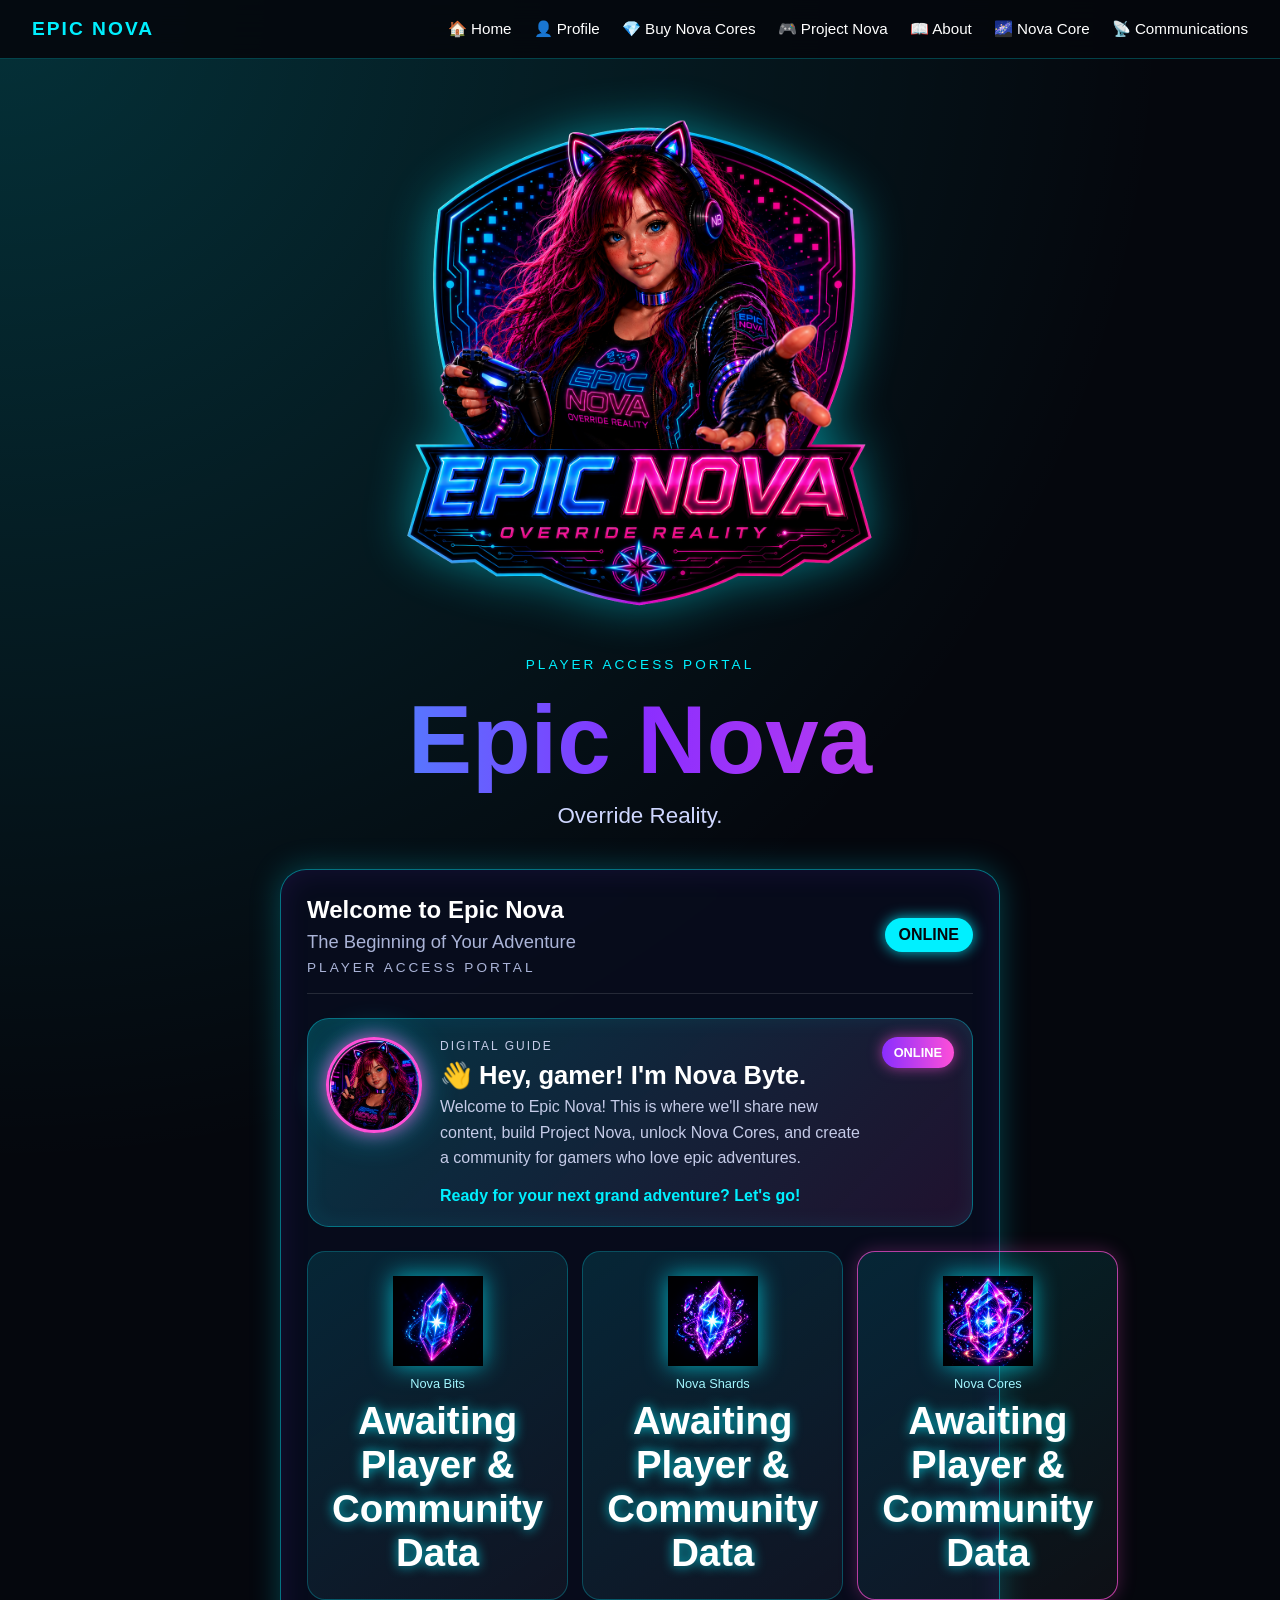
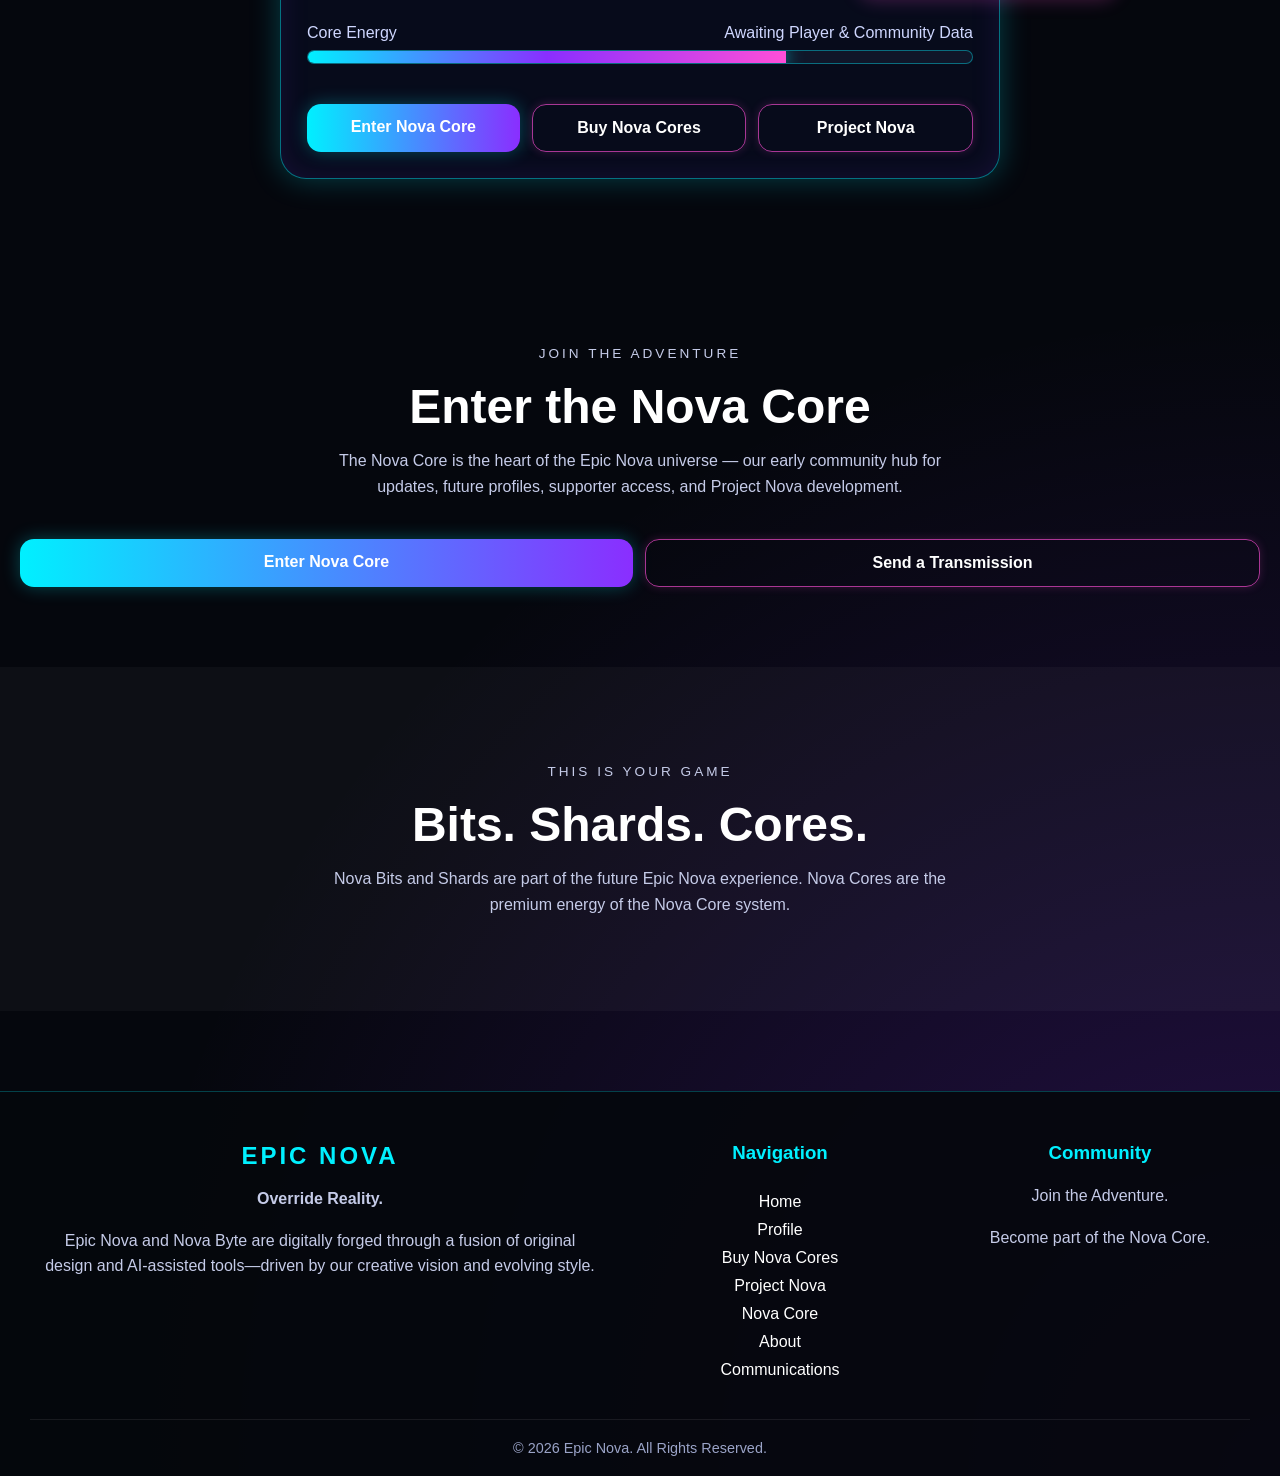
<file: index.html>
<!DOCTYPE html>
<html lang="en">
<head>
  <meta charset="UTF-8" />
  <meta name="viewport" content="width=device-width, initial-scale=1.0" />

  <title>Epic Nova | Override Reality</title>

  <link rel="stylesheet" href="CSS/style.css" />
</head>

<body>

  <div id="navbar"></div>

  <header class="hero">
    <img 
      src="images/New_Epic_Nova_Logo.png" 
      alt="Epic Nova Logo" 
      class="logo" 
    />

    <p class="eyebrow">Player Access Portal</p>
    <h1>Epic Nova</h1>
    <p class="tagline">Override Reality.</p>

    <section class="hud-card" id="nova-core">
      <div class="hud-top">
        <div>
          <h2>Welcome to Epic Nova</h2>

          <p class="subtitle">
              The Beginning of Your Adventure
          </p>

          <p class="eyebrow">
              Player Access Portal
          </p>
        </div>

          <span class="status">ONLINE</span>
      </div>

      <div class="player-card nova-guide-card">
        <div class="avatar-frame">
          <img 
            src="images/Nova-Profile-Pic.png"
            alt="Nova Byte"
            class="avatar-image"
          />
        </div>

        <div class="player-info">
          <p class="player-label">DIGITAL GUIDE</p>

          <h3>👋 Hey, gamer! I'm Nova Byte.</h3>

          <p>
            Welcome to Epic Nova! This is where we'll share new content,
            build Project Nova, unlock Nova Cores, and create a community
            for gamers who love epic adventures.
          </p>

          <p class="nova-ready">
            Ready for your next grand adventure? Let's go!
          </p>
        </div>

        <div class="player-badge">ONLINE</div>
      </div>

      <div class="stash-grid">
        <div class="stash-box">
          <img 
            src="images/Nova-Bit.png" 
            alt="Nova Bit" 
            class="currency-icon" 
          />
          <span>Nova Bits</span>
          <strong>Awaiting Player & Community Data</strong>
          <!--<strong id="nova-bit-count">Loading...</strong>-->
        </div>

        <div class="stash-box">
          <img 
            src="images/Nova-Shard.png" 
            alt="Nova Shard" 
            class="currency-icon" 
          />
          <span>Nova Shards</span>
          <strong>Awaiting Player & Community Data</strong>
          <!--
          <strong id="nova-shard-count">Loading...</strong>-->
        </div>

        <div class="stash-box premium">
          <img 
            src="images/Nova-Core.png" 
            alt="Nova Core" 
            class="currency-icon" 
          />
          <span>Nova Cores</span>
          <strong>Awaiting Player & Community Data</strong>
          <!--
          <strong id="nova-core-count">Loading...</strong>-->
        </div>
      </div>

      <div class="energy-bar">
        <div class="energy-label">
          <span>Core Energy</span>
          <span>Awaiting Player & Community Data</span>
        </div>

        <div class="bar">
          <div class="fill"></div>
        </div>
      </div>

      <div class="hud-buttons">
        <a href="nova-core.html" class="btn">Enter Nova Core</a>
        <a href="buy-cores.html" class="btn ghost">Buy Nova Cores</a>
        <a href="project-nova.html" class="btn ghost">Project Nova</a>
      </div>
    </section>
  </header>

  <main>

    <section class="section" id="nova-core-hub">
  <p class="eyebrow">Join the Adventure</p>

  <h2>Enter the Nova Core</h2>

  <p>
    The Nova Core is the heart of the Epic Nova universe — our early community hub
    for updates, future profiles, supporter access, and Project Nova development.
  </p>

  <div class="hud-buttons">
    <a href="nova-core.html" class="btn">Enter Nova Core</a>
    <a href="communications.html" class="btn ghost">Send a Transmission</a>
  </div>
</section>

    <section class="section alt" id="nova-points">
      <p class="eyebrow">This Is Your Game</p>
      <h2>Bits. Shards. Cores.</h2>
      <p>
        Nova Bits and Shards are part of the future Epic Nova experience.
        Nova Cores are the premium energy of the Nova Core system.
      </p>
    </section>

  </main>

  <div id="footer"></div>

  <script src="JS/script.js"></script>

</body>
</html>
</file>
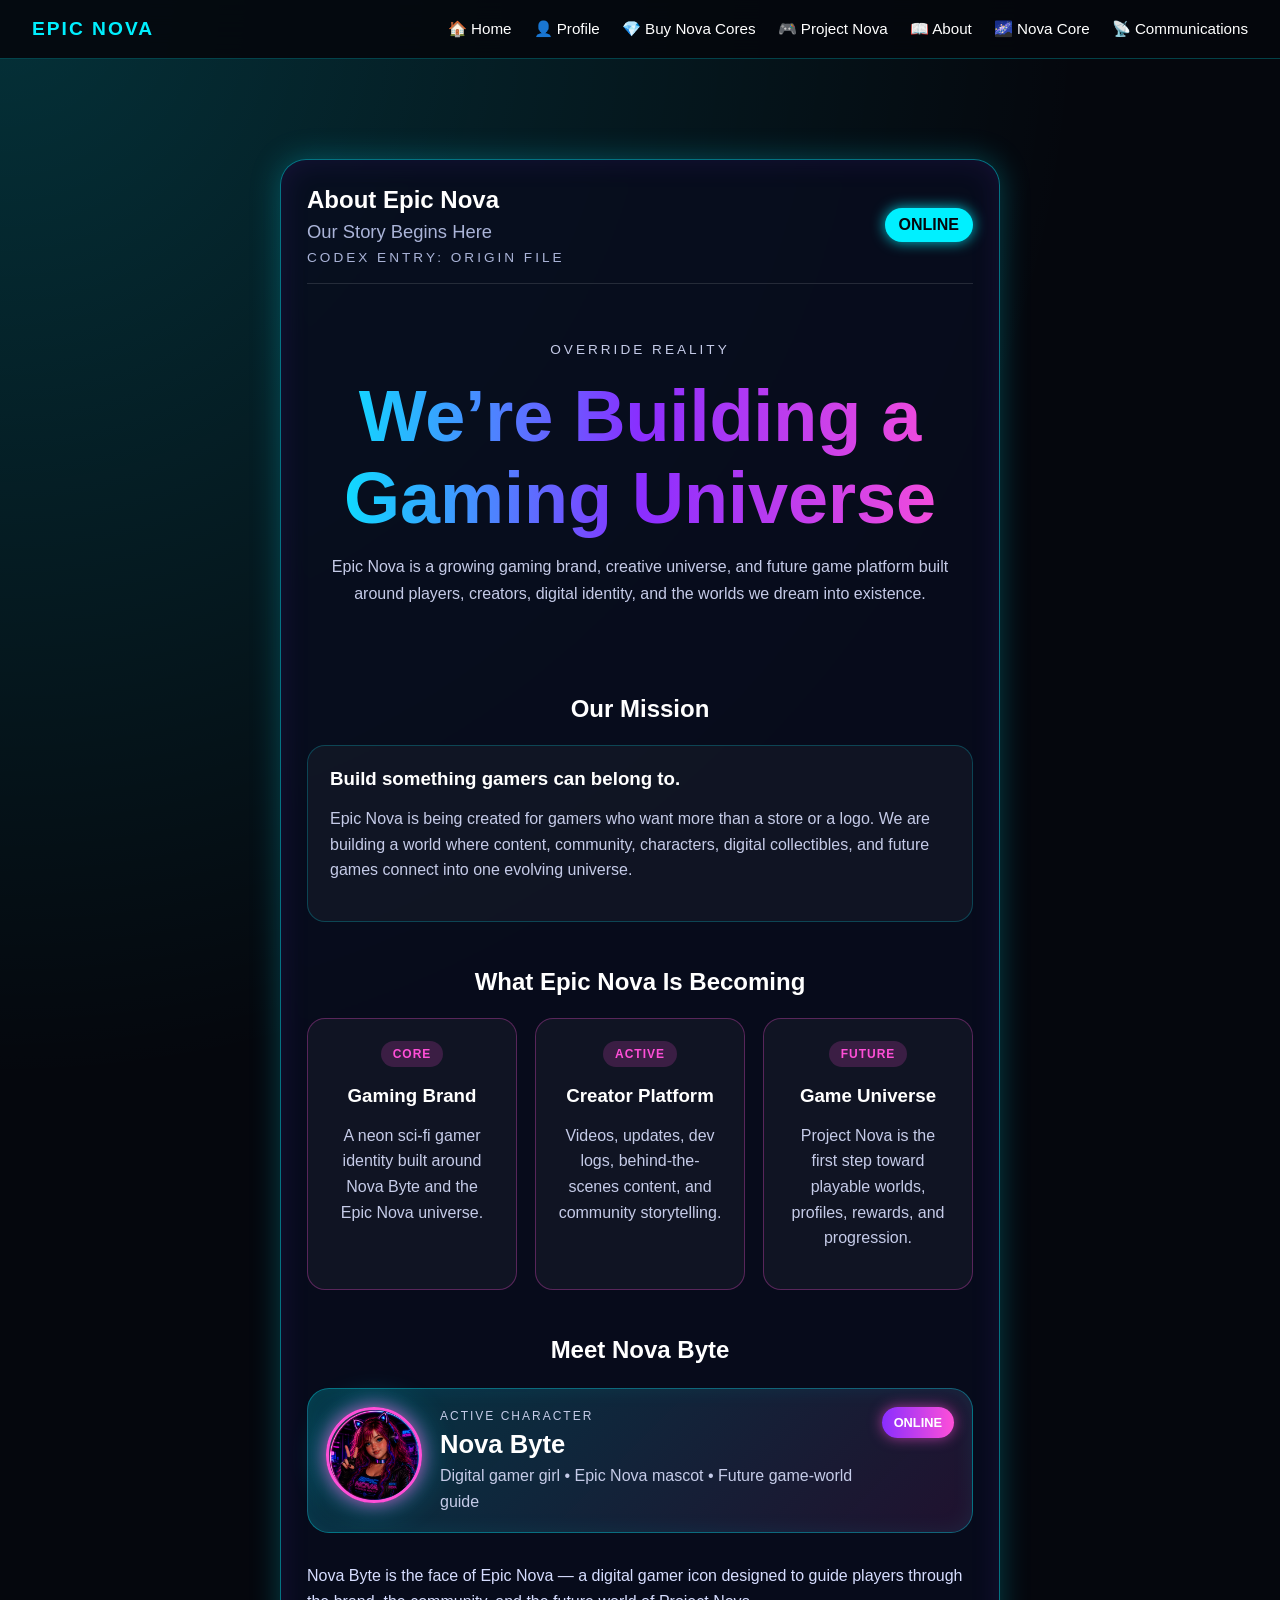
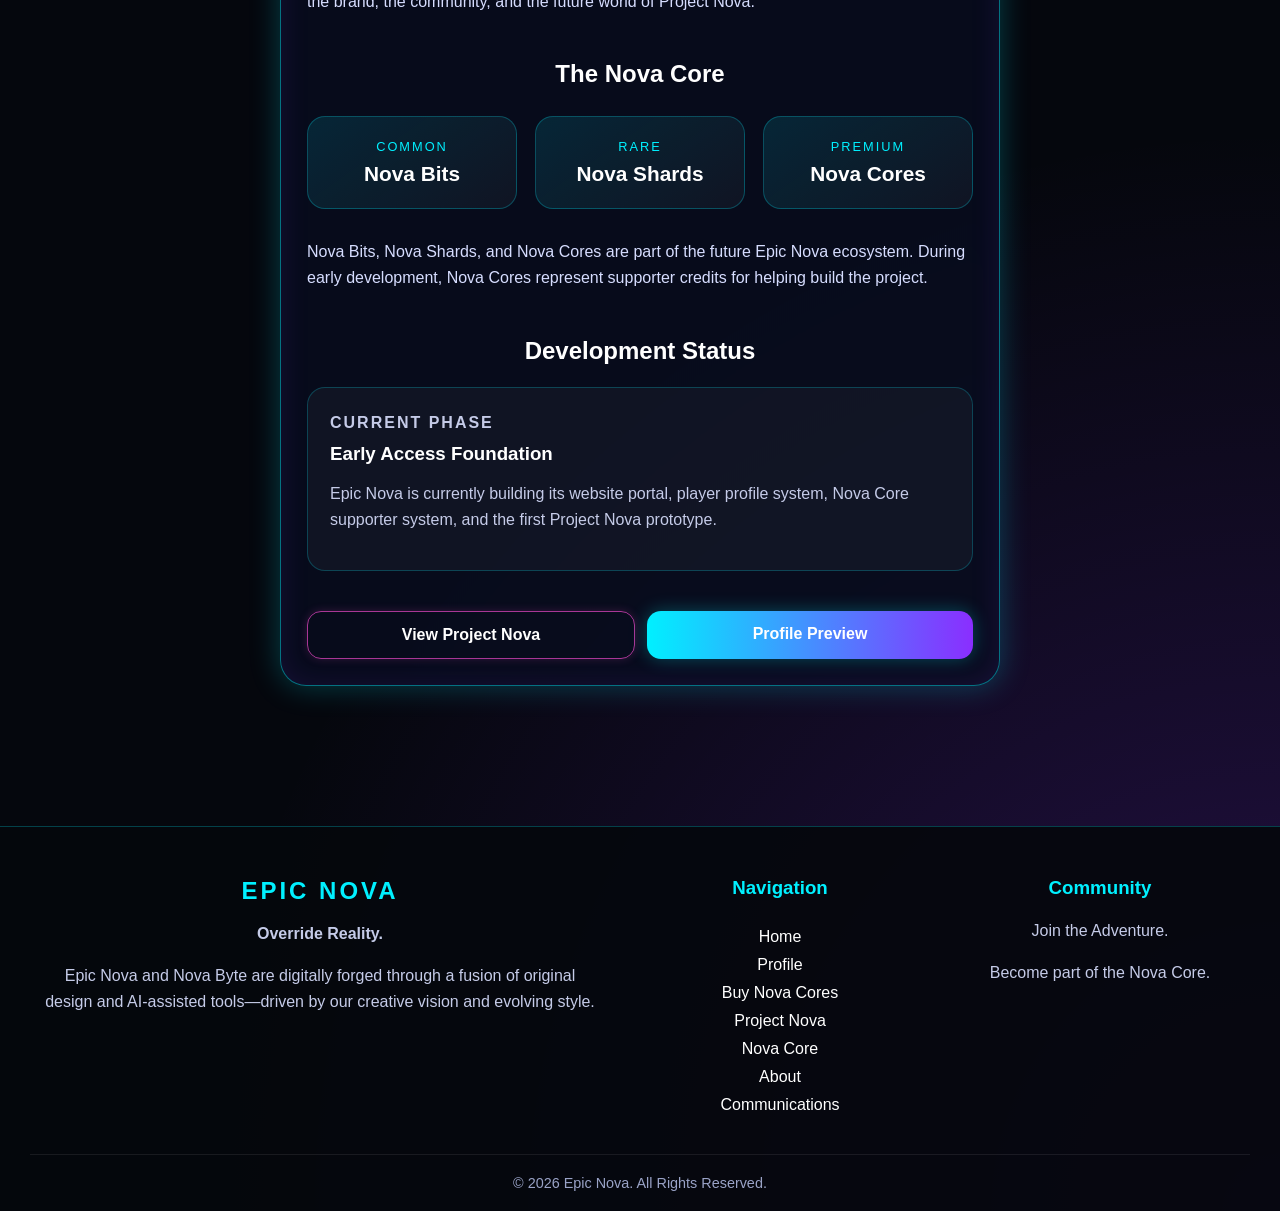
<file: about.html>
<!--html code-->

<!DOCTYPE html>
 <html lang="en">
  <head>
    <meta charset="UTF-8" />
    <meta name="viewport" content="width=device-width,initial-scale=1.0" />

   <title>About Epic Nova | Our Mission</title>

   <link rel="stylesheet" href="CSS/style.css" />
  </head>

  <body>

    <div id="navbar"></div>

  <main class="about-page">

    <section class="hud-card about-terminal">

      <div class="hud-top">
        <div>
          <h2>About Epic Nova</h2>

          <p class="subtitle">
            Our Story Begins Here
          </p>

          <p class="eyebrow">
            Codex Entry: Origin File
          </p>
        </div>

        <span class="status">ONLINE</span>
      </div>

      <div class="terminal-hero">
        <p class="eyebrow">Override Reality</p>
        <h1>We’re Building a Gaming Universe</h1>
        <p>
          Epic Nova is a growing gaming brand, creative universe, and future game platform
          built around players, creators, digital identity, and the worlds we dream into existence.
        </p>
      </div>

      <section class="dev-section">
        <h2>Our Mission</h2>

        <div class="log-card">
          <h3>Build something gamers can belong to.</h3>
          <p>
            Epic Nova is being created for gamers who want more than a store or a logo.
            We are building a world where content, community, characters, digital collectibles,
            and future games connect into one evolving universe.
          </p>
        </div>
      </section>

      <section class="dev-section">
        <h2>What Epic Nova Is Becoming</h2>

        <div class="unlock-grid">

          <div class="unlock-card">
            <span>CORE</span>
            <h3>Gaming Brand</h3>
            <p>A neon sci-fi gamer identity built around Nova Byte and the Epic Nova universe.</p>
          </div>

          <div class="unlock-card">
            <span>ACTIVE</span>
            <h3>Creator Platform</h3>
            <p>Videos, updates, dev logs, behind-the-scenes content, and community storytelling.</p>
          </div>

          <div class="unlock-card">
            <span>FUTURE</span>
            <h3>Game Universe</h3>
            <p>Project Nova is the first step toward playable worlds, profiles, rewards, and progression.</p>
          </div>

        </div>
      </section>

      <section class="dev-section">
        <h2>Meet Nova Byte</h2>

        <div class="player-card nova-guide-card">
          <div class="avatar-frame">
            <img 
              src="images/Nova-Profile-Pic.png"
              alt="Nova Byte"
              class="avatar-image"
            />
          </div>

          <div class="player-info">
            <p class="player-label">Active Character</p>
            <h3>Nova Byte</h3>
            <p>Digital gamer girl • Epic Nova mascot • Future game-world guide</p>
          </div>

          <div class="player-badge">ONLINE</div>
        </div>

        <p class="store-note">
          Nova Byte is the face of Epic Nova — a digital gamer icon designed to guide players
          through the brand, the community, and the future world of Project Nova.
        </p>
      </section>

      <section class="dev-section">
        <h2>The Nova Core</h2>

        <div class="terminal-grid">

          <div class="terminal-panel">
            <span class="panel-label">Common</span>
            <strong>Nova Bits</strong>
          </div>

          <div class="terminal-panel">
            <span class="panel-label">Rare</span>
            <strong>Nova Shards</strong>
          </div>

          <div class="terminal-panel">
            <span class="panel-label">Premium</span>
            <strong>Nova Cores</strong>
          </div>

        </div>

        <p class="store-note">
          Nova Bits, Nova Shards, and Nova Cores are part of the future Epic Nova ecosystem.
          During early development, Nova Cores represent supporter credits for helping build the project.
        </p>
      </section>

      <section class="dev-section">
        <h2>Development Status</h2>

        <div class="log-card">
          <p class="log-date">CURRENT PHASE</p>
          <h3>Early Access Foundation</h3>
          <p>
            Epic Nova is currently building its website portal, player profile system,
            Nova Core supporter system, and the first Project Nova prototype.
          </p>
        </div>
      </section>

      <div class="hud-buttons">
        <a href="project-nova.html" class="btn ghost">View Project Nova</a>
        <a href="profile.html" class="btn">Profile Preview</a>
      </div>

    </section>

  </main>

   <div id="footer"></div>

   <script src="JS/script.js"></script>
  </body>
 </html>
</file>
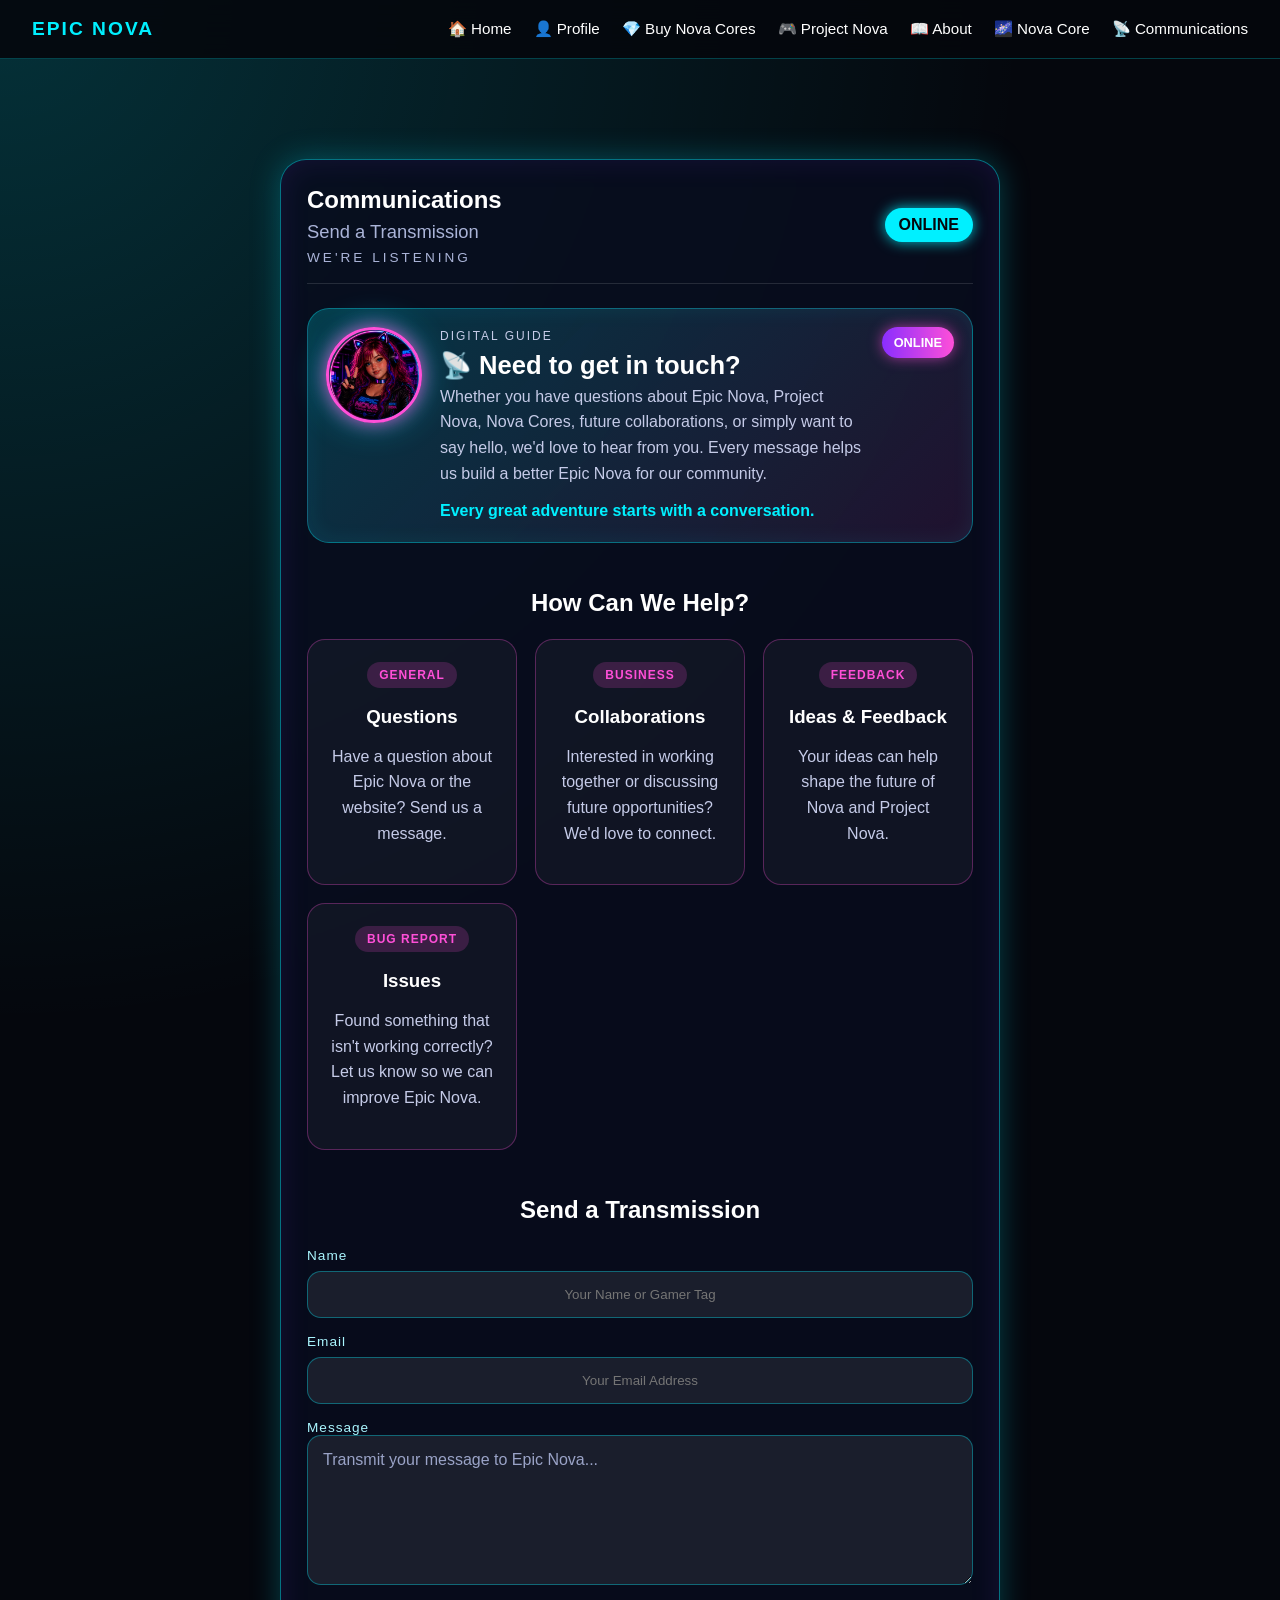
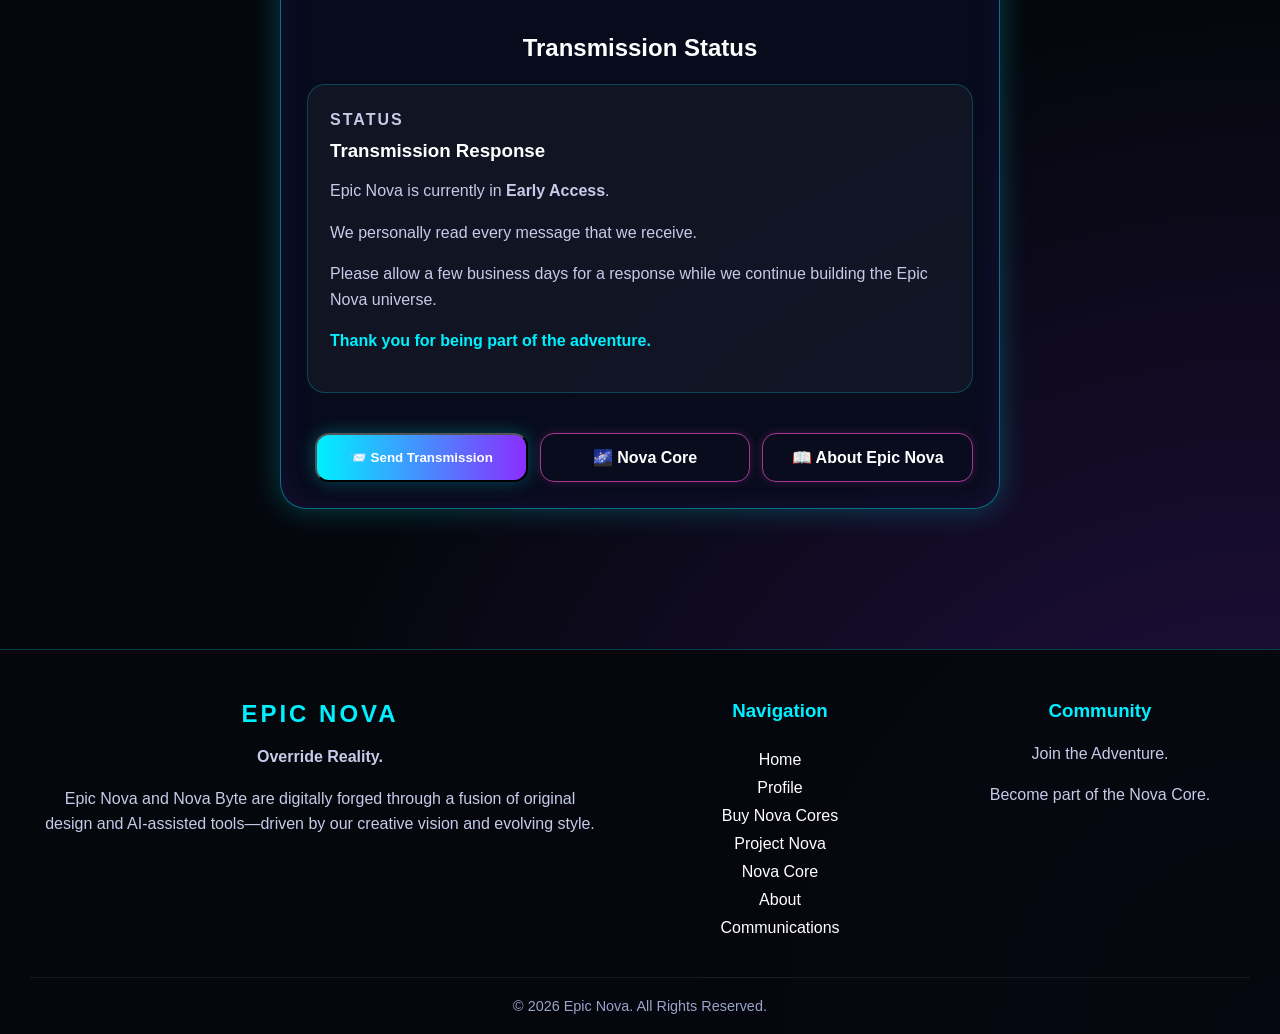
<file: communications.html>
<!--html code-->

<!DOCTYPE html>
 <html lang="en">
  <head>
    <meta charset="UTF-8" />
    <meta name="viewport" content="width=device-width,initial-scale=1.0" />

   <title>Communications | Epic Nova</title>

   <link rel="stylesheet" href="CSS/style.css" />
  </head>


  <body>

    <div id="navbar"></div>

    <main class="about-page">

  <section class="hud-card about-terminal">

    <div class="hud-top">

      <div>

        <h2>Communications</h2>

        <p class="subtitle">
          Send a Transmission
        </p>

        <p class="eyebrow">
          We're Listening
        </p>

      </div>

      <span class="status">ONLINE</span>

    </div>

    <div class="player-card nova-guide-card">

      <div class="avatar-frame">
        <img
          src="images/Nova-Profile-Pic.png"
          alt="Nova Byte"
          class="avatar-image"
        />
      </div>

      <div class="player-info">

        <p class="player-label">
          DIGITAL GUIDE
        </p>

        <h3>📡 Need to get in touch?</h3>

        <p>
          Whether you have questions about Epic Nova, Project Nova, Nova Cores,
future collaborations, or simply want to say hello, we'd love to hear
from you.

Every message helps us build a better Epic Nova for our community.
        </p>

        <p class="nova-ready">
          Every great adventure starts with a conversation.
        </p>

      </div>

      <div class="player-badge">
        ONLINE
      </div>

    </div>

    <section class="dev-section">

      <h2>How Can We Help?</h2>

      <div class="unlock-grid">

        <div class="unlock-card">
          <span>GENERAL</span>

          <h3>Questions</h3>

          <p>
            Have a question about Epic Nova or the website?
            Send us a message.
          </p>

        </div>

        <div class="unlock-card">
          <span>BUSINESS</span>

          <h3>Collaborations</h3>

          <p>
            Interested in working together or discussing future
            opportunities? We'd love to connect.
          </p>

        </div>

        <div class="unlock-card">
          <span>FEEDBACK</span>

          <h3>Ideas & Feedback</h3>

          <p>
            Your ideas can help shape the future of  Nova and
            Project Nova.
          </p>

        </div>

        <div class="unlock-card">
          <span>BUG REPORT</span>

          <h3>Issues</h3>

          <p>
            Found something that isn't working correctly? Let us know so we can improve Epic Nova.
          </p>

        </div>


      </div>

    </section>

    <section class="dev-section">

      <h2>Send a Transmission</h2>

      <form class="profile-form">

        <label>

          Name

          <input
            type="text"
            placeholder="Your Name or Gamer Tag"
          >

        </label>

        <label>

          Email

          <input
            type="email"
            placeholder="Your Email Address"
          >

        </label>

        <label>

          Message

          <textarea
            rows="6"
            placeholder="Transmit your message to Epic Nova..."
          ></textarea>

        </label>

      </form>

    </section>

    <section class="dev-section">

     <h2>Transmission Status</h2>

     <div class="log-card">

       <p class="log-date">STATUS</p>

     <h3>Transmission Response</h3>

      <p>
        Epic Nova is currently in <strong>Early Access</strong>.
    </p>

    <p>
      We personally read every message that we receive.
    </p>

    <p>
      Please allow a few business days for a response while we continue
      building the Epic Nova universe.
    </p>

    <p class="nova-ready">
      Thank you for being part of the adventure.
    </p>

  </div>

</section>

    <div class="hud-buttons">

      <button class="btn form-btn" type="submit">
    📨 Send Transmission
</button>

      <a href="nova-core.html" class="btn ghost">
        🌌 Nova Core
      </a>

      <a href="about.html" class="btn ghost">
        📖 About Epic Nova
      </a>

    </div>

  </section>

</main>

   <div id="footer"></div>

   <script src="JS/script.js"></script>
  </body>
 </html>
</file>
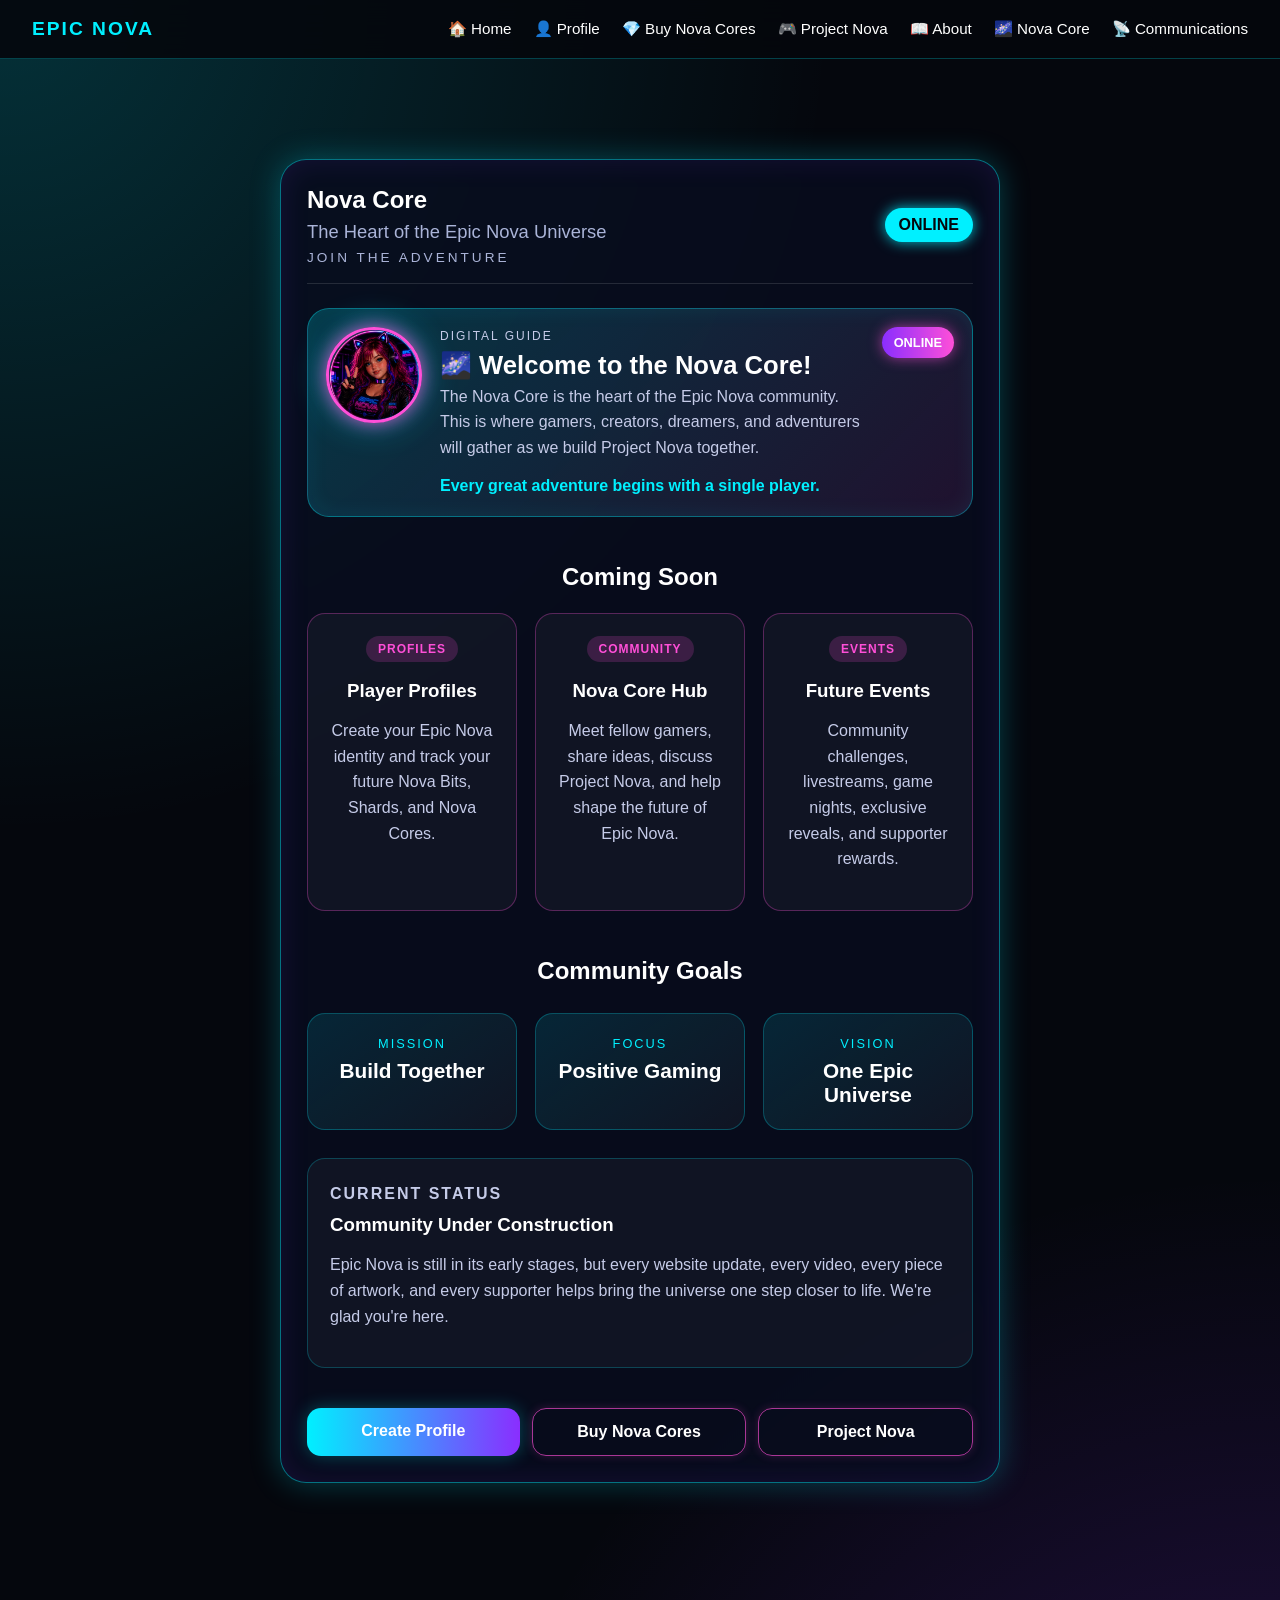
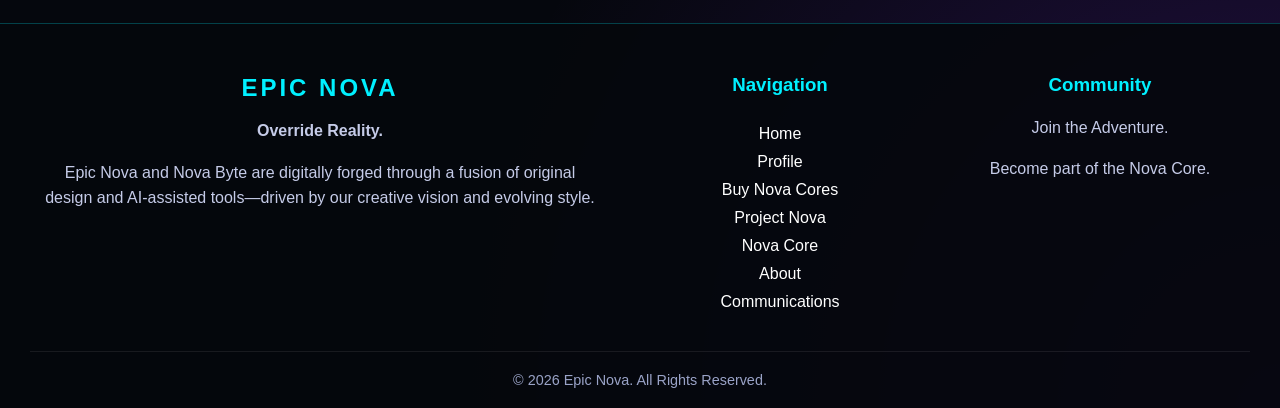
<file: community.html>
<!--html code-->

<!DOCTYPE html>
 <html lang="en">
  <head>
    <meta charset="UTF-8" />
    <meta name="viewport" content="width=device-width,initial-scale=1.0" />

   <title>Nova Core | Epic Nova</title>

   <link rel="stylesheet" href="CSS/style.css" />
  </head>


  <body>

    <div id="navbar"></div>

    <main class="about-page">

  <section class="hud-card about-terminal">

    <div class="hud-top">
      <div>
       
       <h2>Nova Core</h2>

       <p class="subtitle">
         The Heart of the Epic Nova Universe
       </p>

       <p class="eyebrow">
         Join the Adventure
       </p>
      </div>

      <span class="status">ONLINE</span>
    </div>

    <div class="player-card nova-guide-card">

      <div class="avatar-frame">
        <img
          src="images/Nova-Profile-Pic.png"
          alt="Nova Byte"
          class="avatar-image"
        />
      </div>

      <div class="player-info">
        <p class="player-label">DIGITAL GUIDE</p>

        <h3>🌌 Welcome to the Nova Core!</h3>

        <p>
          The Nova Core is the heart of the Epic Nova community.
          This is where gamers, creators, dreamers, and adventurers
          will gather as we build Project Nova together.
        </p>

        <p class="nova-ready">
          Every great adventure begins with a single player.
        </p>
      </div>

      <div class="player-badge">ONLINE</div>

    </div>

    <section class="dev-section">

      <h2>Coming Soon</h2>

      <div class="unlock-grid">

        <div class="unlock-card">
          <span>PROFILES</span>
          <h3>Player Profiles</h3>

          <p>
            Create your Epic Nova identity and track your future
            Nova Bits, Shards, and Nova Cores.
          </p>
        </div>

        <div class="unlock-card">
          <span>COMMUNITY</span>
          <h3>Nova Core Hub</h3>

          <p>
            Meet fellow gamers, share ideas, discuss Project Nova,
            and help shape the future of Epic Nova.
          </p>
        </div>

        <div class="unlock-card">
          <span>EVENTS</span>
          <h3>Future Events</h3>

          <p>
            Community challenges, livestreams, game nights,
            exclusive reveals, and supporter rewards.
          </p>
        </div>

      </div>

    </section>

    <section class="dev-section">

      <h2>Community Goals</h2>

      <div class="terminal-grid">

        <div class="terminal-panel">
          <span class="panel-label">MISSION</span>
          <strong>Build Together</strong>
        </div>

        <div class="terminal-panel">
          <span class="panel-label">FOCUS</span>
          <strong>Positive Gaming</strong>
        </div>

        <div class="terminal-panel">
          <span class="panel-label">VISION</span>
          <strong>One Epic Universe</strong>
        </div>

      </div>

    </section>

    <div class="log-card">

      <p class="log-date">CURRENT STATUS</p>

      <h3>Community Under Construction</h3>

      <p>
        Epic Nova is still in its early stages, but every website
        update, every video, every piece of artwork, and every
        supporter helps bring the universe one step closer to life.

        We're glad you're here.
      </p>

    </div>

    <div class="hud-buttons">

      <a href="profile.html" class="btn">
        Create Profile
      </a>

      <a href="buy-cores.html" class="btn ghost">
        Buy Nova Cores
      </a>

      <a href="project-nova.html" class="btn ghost">
        Project Nova
      </a>

    </div>

  </section>

</main>

   <div id="footer"></div>

   <script src="JS/script.js"></script>
  </body>
 </html>
</file>
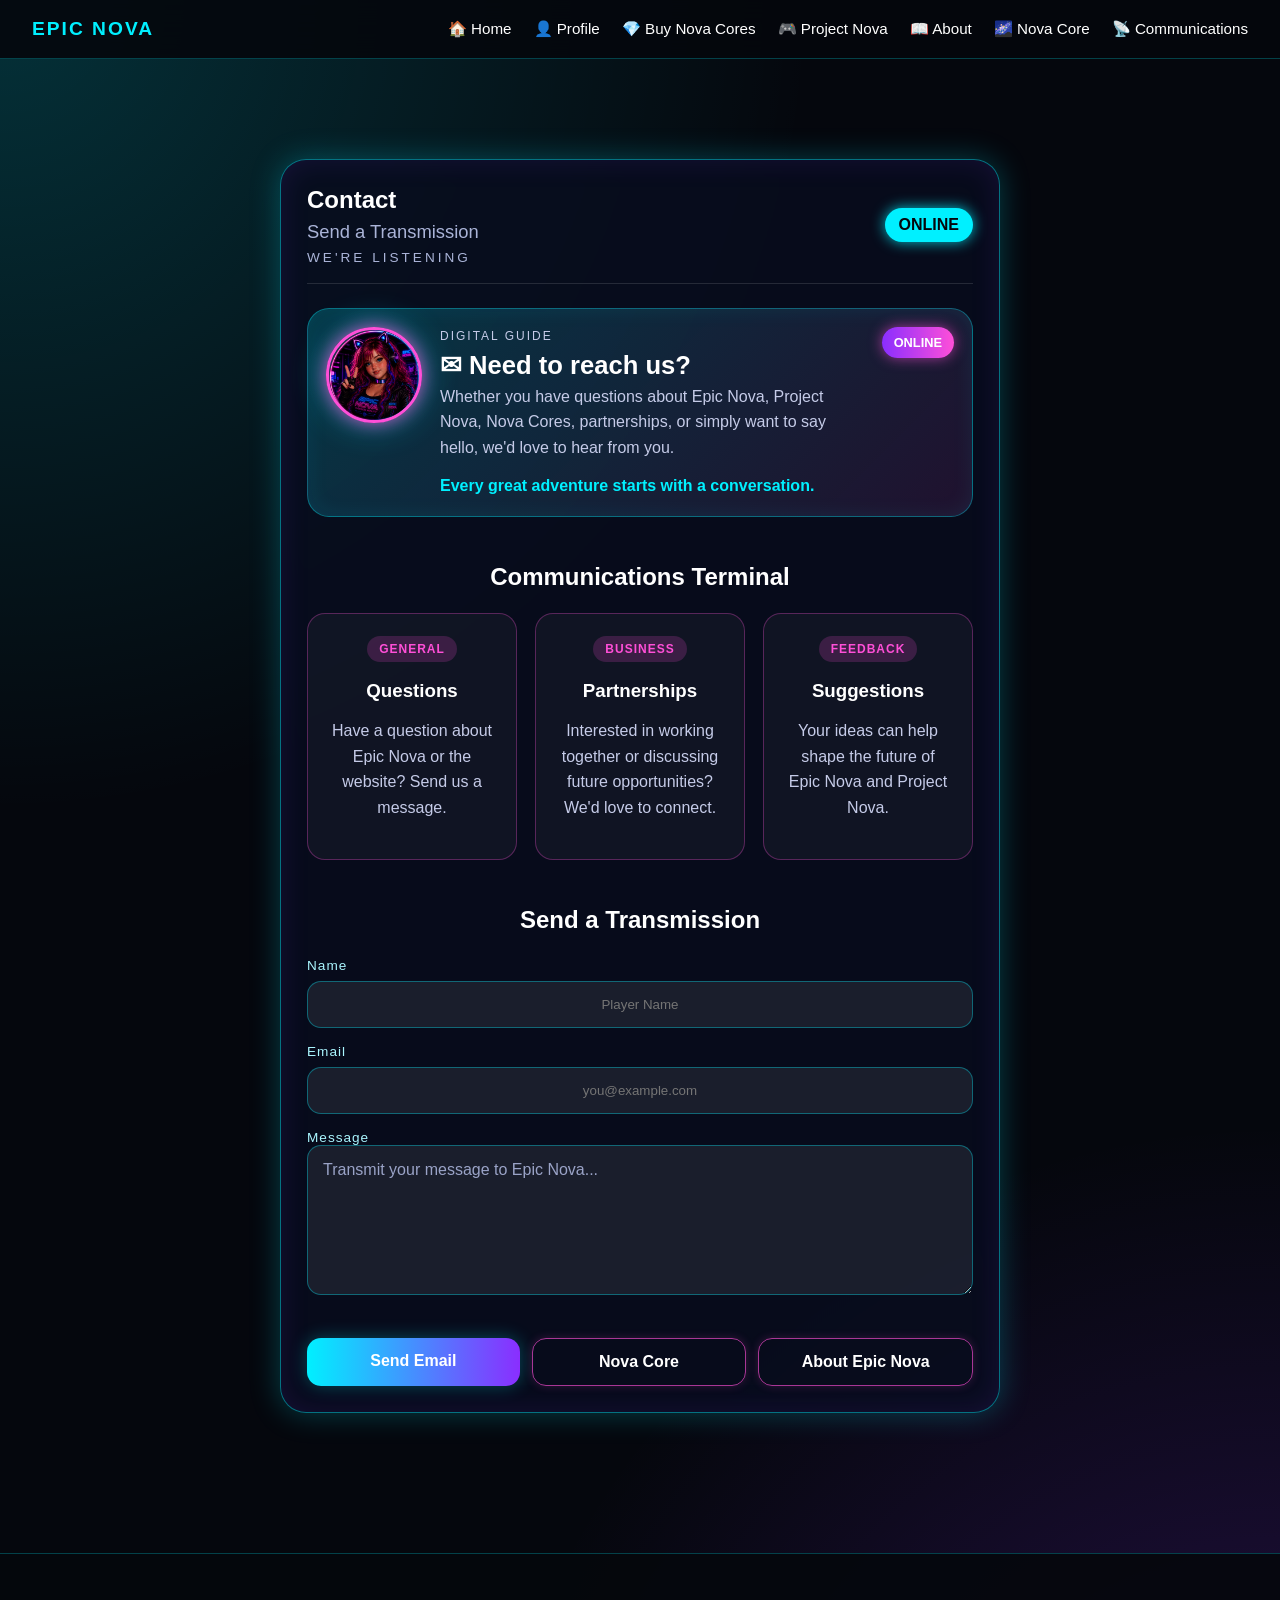
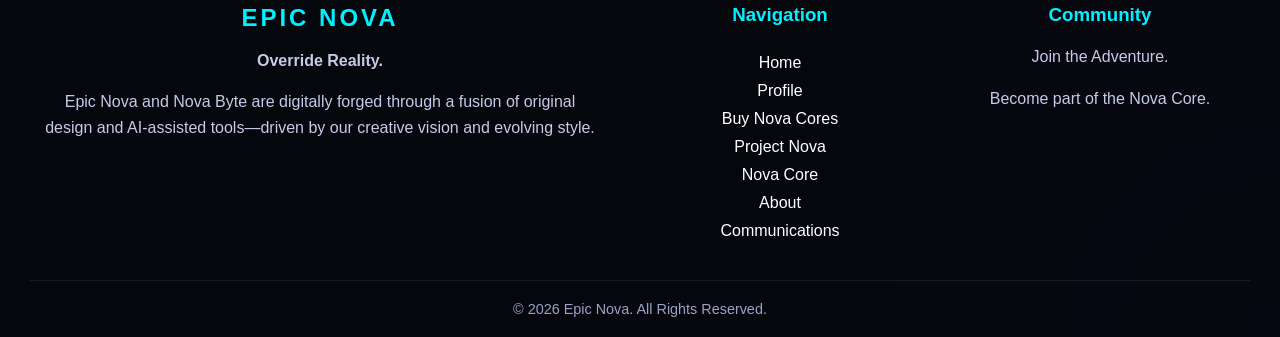
<file: contact.html>
<!--html code-->

<!DOCTYPE html>
 <html lang="en">
  <head>
    <meta charset="UTF-8" />
    <meta name="viewport" content="width=device-width,initial-scale=1.0" />

   <title>Contact Epic Nova</title>

   <link rel="stylesheet" href="CSS/style.css" />
  </head>


  <body>

    <div id="navbar"></div>

    <main class="about-page">

  <section class="hud-card about-terminal">

    <div class="hud-top">

      <div>

        <h2>Contact</h2>

        <p class="subtitle">
          Send a Transmission
        </p>

        <p class="eyebrow">
          We're Listening
        </p>

      </div>

      <span class="status">ONLINE</span>

    </div>

    <div class="player-card nova-guide-card">

      <div class="avatar-frame">
        <img
          src="images/Nova-Profile-Pic.png"
          alt="Nova Byte"
          class="avatar-image"
        />
      </div>

      <div class="player-info">

        <p class="player-label">
          DIGITAL GUIDE
        </p>

        <h3>✉ Need to reach us?</h3>

        <p>
          Whether you have questions about Epic Nova, Project Nova,
          Nova Cores, partnerships, or simply want to say hello,
          we'd love to hear from you.
        </p>

        <p class="nova-ready">
          Every great adventure starts with a conversation.
        </p>

      </div>

      <div class="player-badge">
        ONLINE
      </div>

    </div>

    <section class="dev-section">

      <h2>Communications Terminal</h2>

      <div class="unlock-grid">

        <div class="unlock-card">
          <span>GENERAL</span>

          <h3>Questions</h3>

          <p>
            Have a question about Epic Nova or the website?
            Send us a message.
          </p>

        </div>

        <div class="unlock-card">
          <span>BUSINESS</span>

          <h3>Partnerships</h3>

          <p>
            Interested in working together or discussing future
            opportunities? We'd love to connect.
          </p>

        </div>

        <div class="unlock-card">
          <span>FEEDBACK</span>

          <h3>Suggestions</h3>

          <p>
            Your ideas can help shape the future of Epic Nova and
            Project Nova.
          </p>

        </div>

      </div>

    </section>

    <section class="dev-section">

      <h2>Send a Transmission</h2>

      <form class="profile-form">

        <label>

          Name

          <input
            type="text"
            placeholder="Player Name"
          >

        </label>

        <label>

          Email

          <input
            type="email"
            placeholder="you@example.com"
          >

        </label>

        <label>

          Message

          <textarea
            rows="6"
            placeholder="Transmit your message to Epic Nova..."
          ></textarea>

        </label>

      </form>

    </section>

    <div class="hud-buttons">

      <a href="mailto:jds.epicsapphire@gmail.com" class="btn">
        Send Email
      </a>

      <a href="nova-core.html" class="btn ghost">
        Nova Core
      </a>

      <a href="about.html" class="btn ghost">
        About Epic Nova
      </a>

    </div>

  </section>

</main>

   <div id="footer"></div>

   <script src="JS/script.js"></script>
  </body>
 </html>
</file>
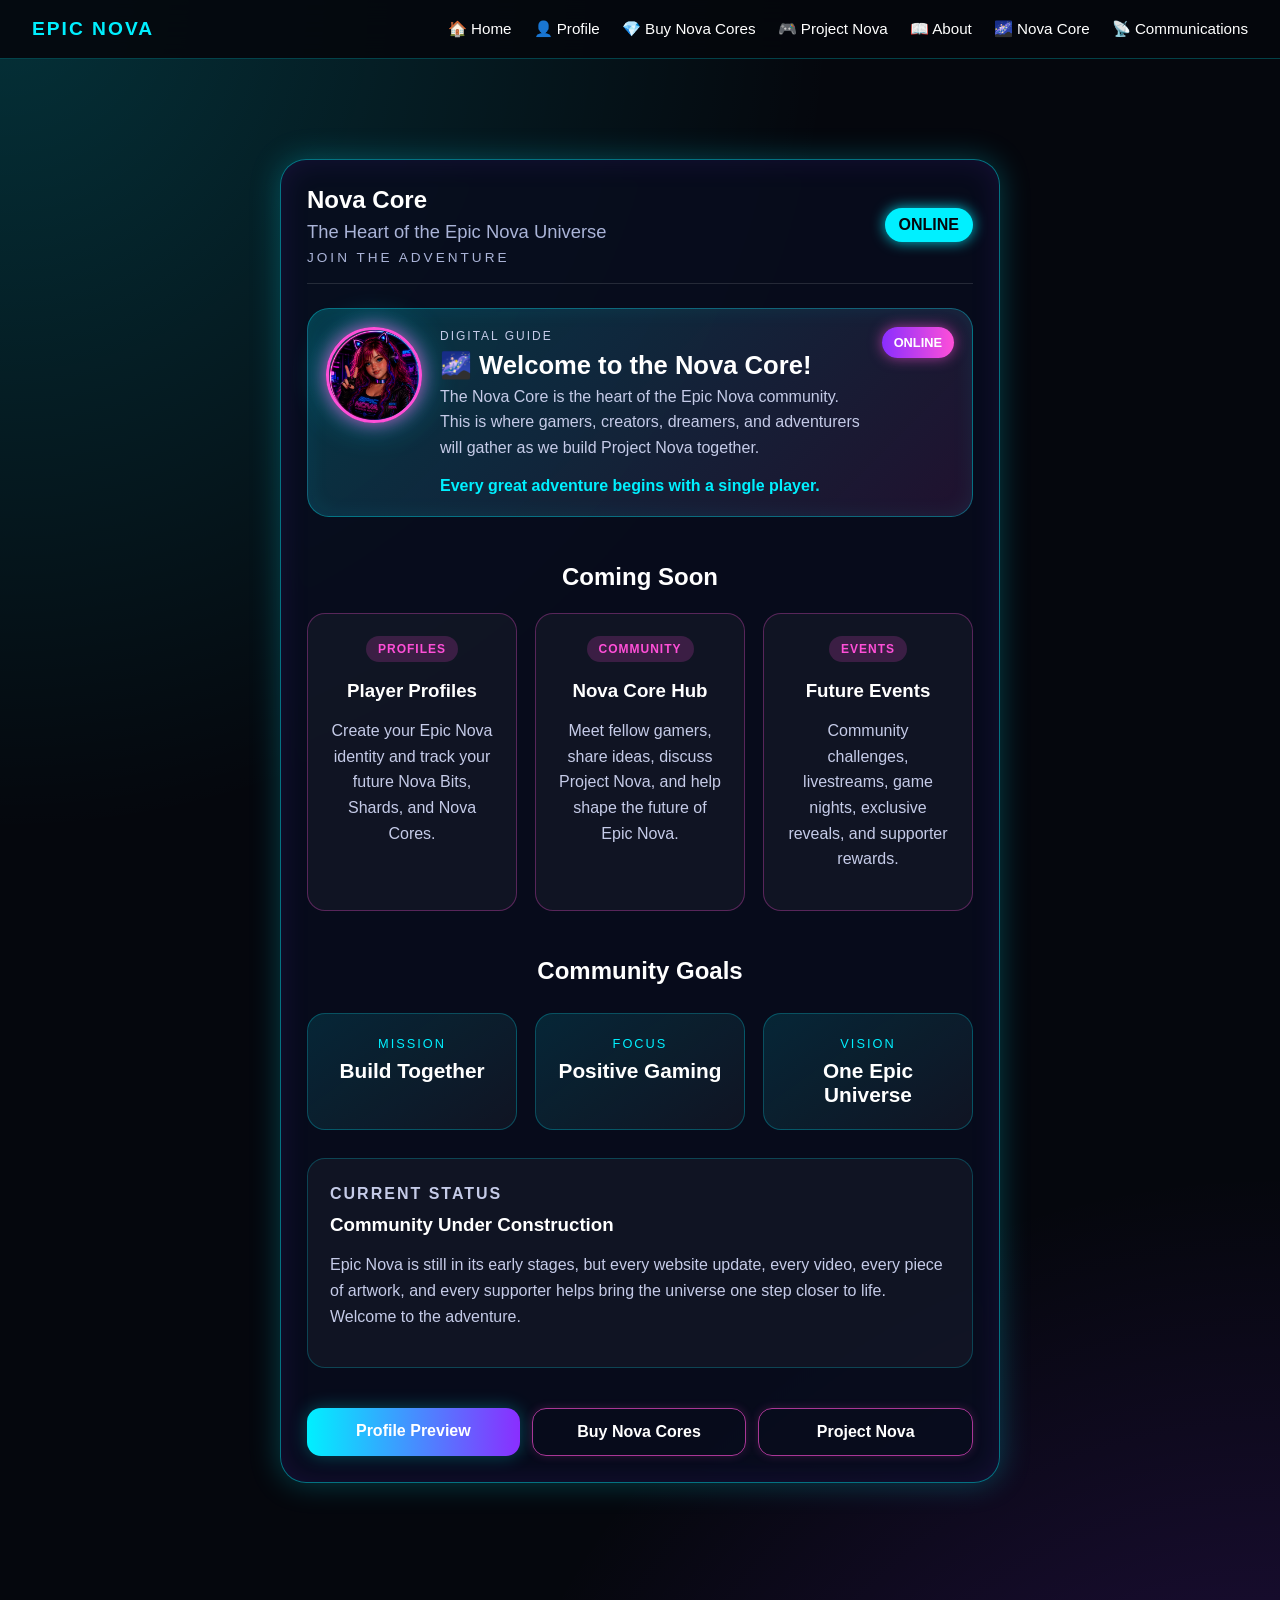
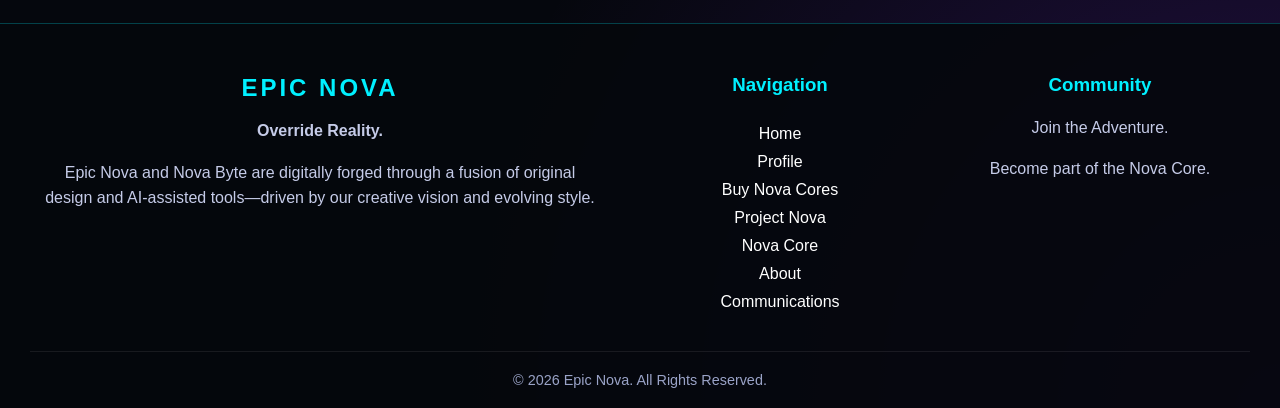
<file: nova-core.html>
<!--html code-->

<!DOCTYPE html>
 <html lang="en">
  <head>
    <meta charset="UTF-8" />
    <meta name="viewport" content="width=device-width,initial-scale=1.0" />

   <title>Nova Core | Epic Nova</title>

   <link rel="stylesheet" href="CSS/style.css" />
  </head>


  <body>

    <div id="navbar"></div>

    <main class="about-page">

  <section class="hud-card about-terminal">

    <div class="hud-top">
      <div>
       
       <h2>Nova Core</h2>

       <p class="subtitle">
         The Heart of the Epic Nova Universe
       </p>

       <p class="eyebrow">
         Join the Adventure
       </p>
      </div>

      <span class="status">ONLINE</span>
    </div>

    <div class="player-card nova-guide-card">

      <div class="avatar-frame">
        <img
          src="images/Nova-Profile-Pic.png"
          alt="Nova Byte"
          class="avatar-image"
        />
      </div>

      <div class="player-info">
        <p class="player-label">DIGITAL GUIDE</p>

        <h3>🌌 Welcome to the Nova Core!</h3>

        <p>
          The Nova Core is the heart of the Epic Nova community.
          This is where gamers, creators, dreamers, and adventurers
          will gather as we build Project Nova together.
        </p>

        <p class="nova-ready">
          Every great adventure begins with a single player.
        </p>
      </div>

      <div class="player-badge">ONLINE</div>

    </div>

    <section class="dev-section">

      <h2>Coming Soon</h2>

      <div class="unlock-grid">

        <div class="unlock-card">
          <span>PROFILES</span>
          <h3>Player Profiles</h3>

          <p>
            Create your Epic Nova identity and track your future
            Nova Bits, Shards, and Nova Cores.
          </p>
        </div>

        <div class="unlock-card">
          <span>COMMUNITY</span>
          <h3>Nova Core Hub</h3>

          <p>
            Meet fellow gamers, share ideas, discuss Project Nova,
            and help shape the future of Epic Nova.
          </p>
        </div>

        <div class="unlock-card">
          <span>EVENTS</span>
          <h3>Future Events</h3>

          <p>
            Community challenges, livestreams, game nights,
            exclusive reveals, and supporter rewards.
          </p>
        </div>

      </div>

    </section>

    <section class="dev-section">

      <h2>Community Goals</h2>

      <div class="terminal-grid">

        <div class="terminal-panel">
          <span class="panel-label">MISSION</span>
          <strong>Build Together</strong>
        </div>

        <div class="terminal-panel">
          <span class="panel-label">FOCUS</span>
          <strong>Positive Gaming</strong>
        </div>

        <div class="terminal-panel">
          <span class="panel-label">VISION</span>
          <strong>One Epic Universe</strong>
        </div>

      </div>

    </section>

    <div class="log-card">

      <p class="log-date">CURRENT STATUS</p>

      <h3>Community Under Construction</h3>

      <p>
        Epic Nova is still in its early stages, but every website
        update, every video, every piece of artwork, and every
        supporter helps bring the universe one step closer to life.

        Welcome to the adventure.
      </p>

    </div>

    <div class="hud-buttons">

      <a href="profile.html" class="btn">
  Profile Preview
</a>

      <a href="buy-cores.html" class="btn ghost">
        Buy Nova Cores
      </a>

      <a href="project-nova.html" class="btn ghost">
        Project Nova
      </a>

    </div>

  </section>

</main>

   <div id="footer"></div>

   <script src="JS/script.js"></script>
  </body>
 </html>
</file>
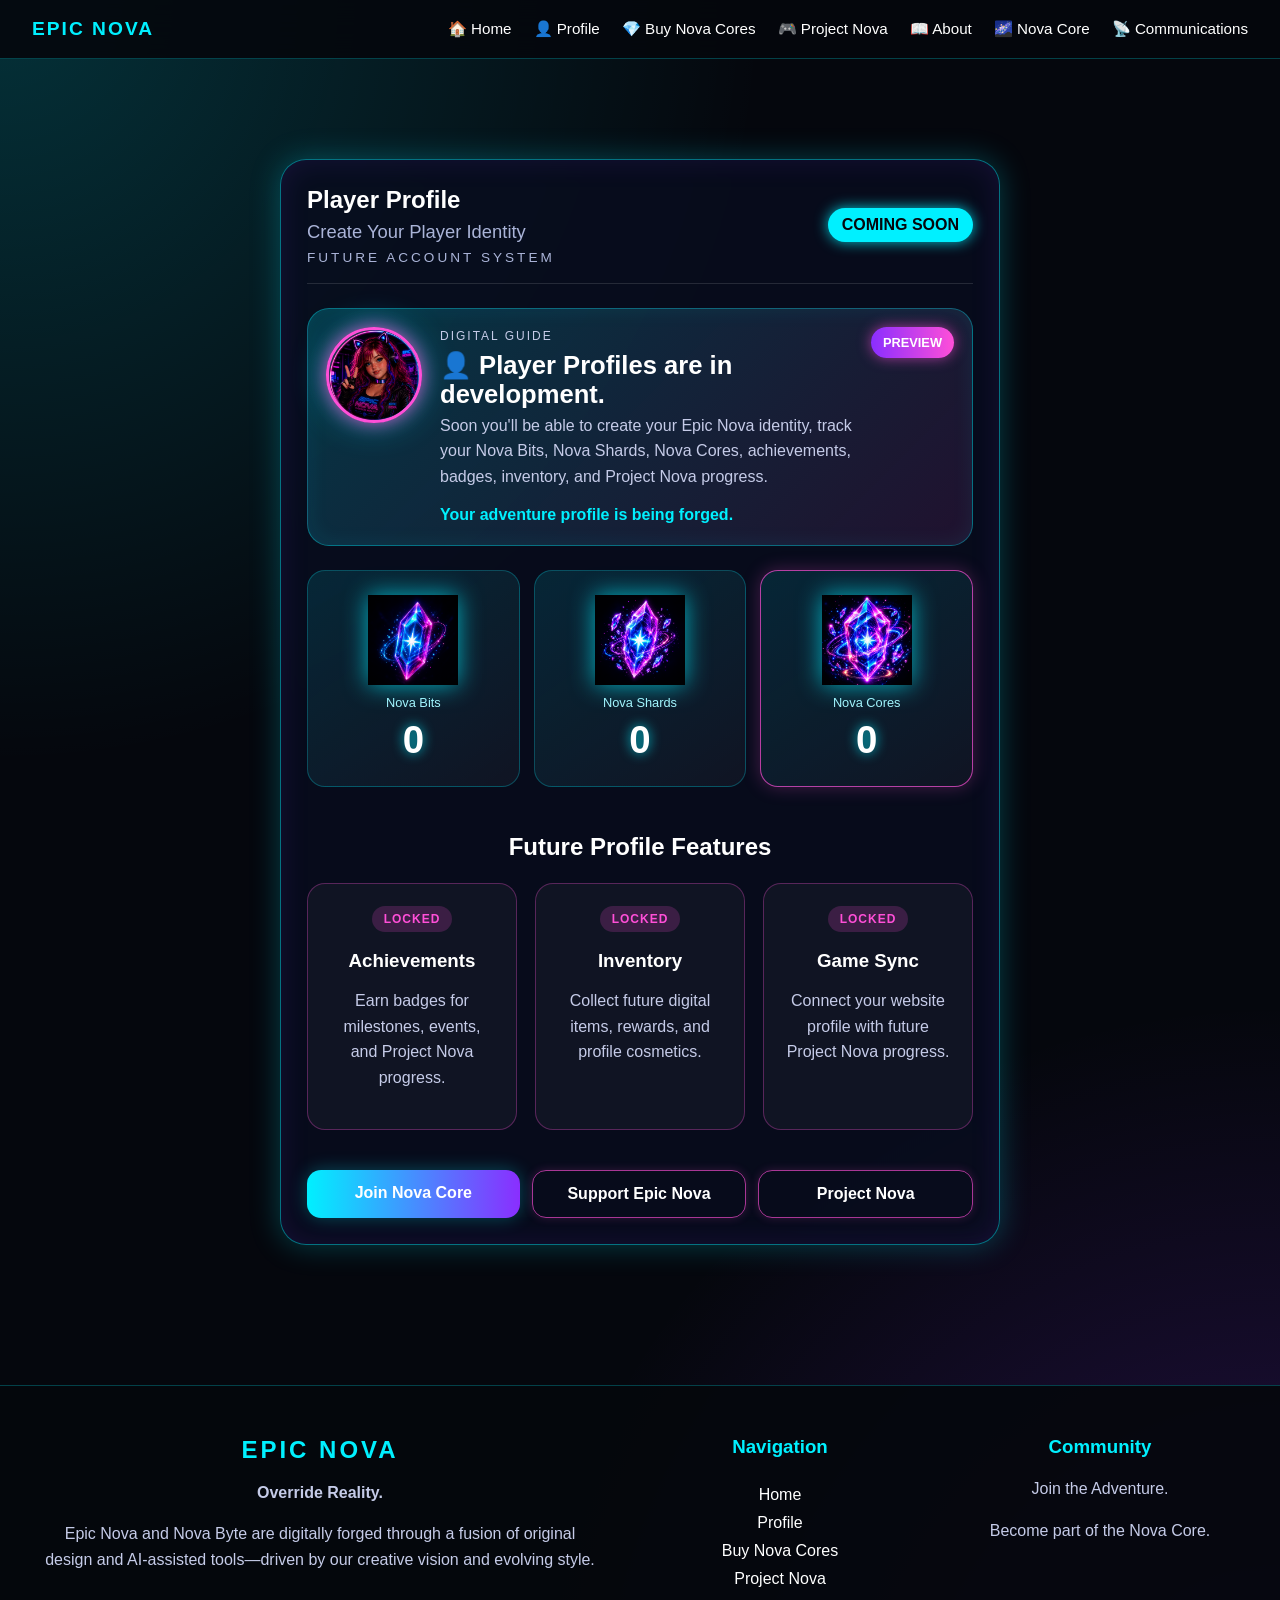
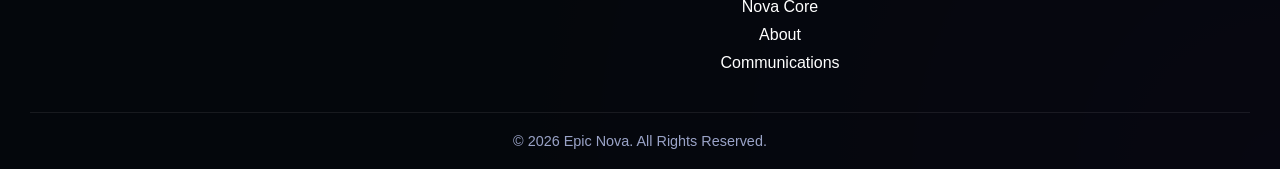
<file: profile.html>
<!DOCTYPE html>
<html lang="en">
<head>
  <meta charset="UTF-8" />
  <meta name="viewport" content="width=device-width, initial-scale=1.0" />

  <title>Player Profile | Epic Nova</title>

  <link rel="stylesheet" href="CSS/style.css" />
</head>

<body>

  <div id="navbar"></div>

<!--
====================================
FUTURE PROFILE SYSTEM

VERSION 2 PROFILE
Requires:

✓ User Accounts
✓ Login
✓ Database
✓ Project Nova Sync
✓ Nova Core Wallet

Do not remove.
====================================
-->

<main class="profile-page">

  <section class="hud-card profile-card">

    <div class="hud-top">
      <div>
        <h2>Player Profile</h2>

        <p class="subtitle">
          Create Your Player Identity
        </p>

        <p class="eyebrow">
          Future Account System
        </p>
      </div>

      <span class="status">COMING SOON</span>
    </div>

    <div class="player-card nova-guide-card">
      <div class="avatar-frame">
        <img
          src="images/Nova-Profile-Pic.png"
          alt="Nova Byte"
          class="avatar-image"
        />
      </div>

      <div class="player-info">
        <p class="player-label">DIGITAL GUIDE</p>

        <h3>👤 Player Profiles are in development.</h3>

        <p>
          Soon you'll be able to create your Epic Nova identity, track your
          Nova Bits, Nova Shards, Nova Cores, achievements, badges, inventory,
          and Project Nova progress.
        </p>

        <p class="nova-ready">
          Your adventure profile is being forged.
        </p>
      </div>

      <div class="player-badge">PREVIEW</div>
    </div>

    <div class="stash-grid">
      <div class="stash-box">
        <img
          src="images/Nova-Bit.png"
          alt="Nova Bit"
          class="currency-icon"
        />
        <span>Nova Bits</span>
        <strong>0</strong>
      </div>

      <div class="stash-box">
        <img
          src="images/Nova-Shard.png"
          alt="Nova Shard"
          class="currency-icon"
        />
        <span>Nova Shards</span>
        <strong>0</strong>
      </div>

      <div class="stash-box premium">
        <img
          src="images/Nova-Core.png"
          alt="Nova Core"
          class="currency-icon"
        />
        <span>Nova Cores</span>
        <strong>0</strong>
      </div>
    </div>

    <section class="dev-section">
      <h2>Future Profile Features</h2>

      <div class="unlock-grid">
        <div class="unlock-card">
          <span>LOCKED</span>
          <h3>Achievements</h3>
          <p>Earn badges for milestones, events, and Project Nova progress.</p>
        </div>

        <div class="unlock-card">
          <span>LOCKED</span>
          <h3>Inventory</h3>
          <p>Collect future digital items, rewards, and profile cosmetics.</p>
        </div>

        <div class="unlock-card">
          <span>LOCKED</span>
          <h3>Game Sync</h3>
          <p>Connect your website profile with future Project Nova progress.</p>
        </div>
      </div>
    </section>

    <div class="hud-buttons">
      <a href="nova-core.html" class="btn">Join Nova Core</a>
      <a href="buy-cores.html" class="btn ghost">Support Epic Nova</a>
      <a href="project-nova.html" class="btn ghost">Project Nova</a>
    </div>

  </section>

</main>

<!--

  <main class="profile-page">

    <section class="hud-card profile-card">

      <div class="hud-top">
        <div>
          <h2>Player Profile</h2>

          <p class="subtitle">
              Create Your Player Identity
          </p>

          <p class="eyebrow">
              Customize Your Journey
          </p>
        </div>

        <span class="status">NEW</span>
      </div>

      <div class="player-card empty-profile">
        <div class="avatar-ring">?</div>

        <div class="player-info">
          <p class="player-label">Gamer Profile</p>
          <h3>Choose Username</h3>
          <p>Level 1 • New Nova Core Member</p>
        </div>

        <div class="player-badge">ROOKIE</div>
      </div>

      <form class="profile-form">
        <label>
          Gamer Username
          <input type="text" placeholder="Example: NovaRift_87" required />
        </label>

        <label>
          Email
          <input type="email" placeholder="Enter your email" required />
        </label>

        <button class="btn" type="submit">Create Profile</button>
      </form>

      <div class="stash-grid">
        <div class="stash-box">
          <img src="images/Nova-Bit.png" alt="Nova Bit" class="currency-icon" />
          <span>Nova Bits</span>
          <strong>0</strong>
        </div>

        <div class="stash-box">
          <img src="images/Nova-Shard.png" alt="Nova Shard" class="currency-icon" />
          <span>Nova Shards</span>
          <strong>0</strong>
        </div>

        <div class="stash-box premium">
          <img src="images/Nova-Core.png" alt="Nova Core" class="currency-icon" />
          <span>Nova Cores</span>
          <strong>0</strong>
        </div>
      </div>

      <div class="hud-buttons">
        <a href="index.html" class="btn ghost">Back to Home</a>
        <a href="#" class="btn">Enter Nova Core</a>
      </div>

    </section>

  </main>


====================================== -->



  <div id="footer"></div>

  <script src="JS/script.js"></script>

</body>
</html>
</file>
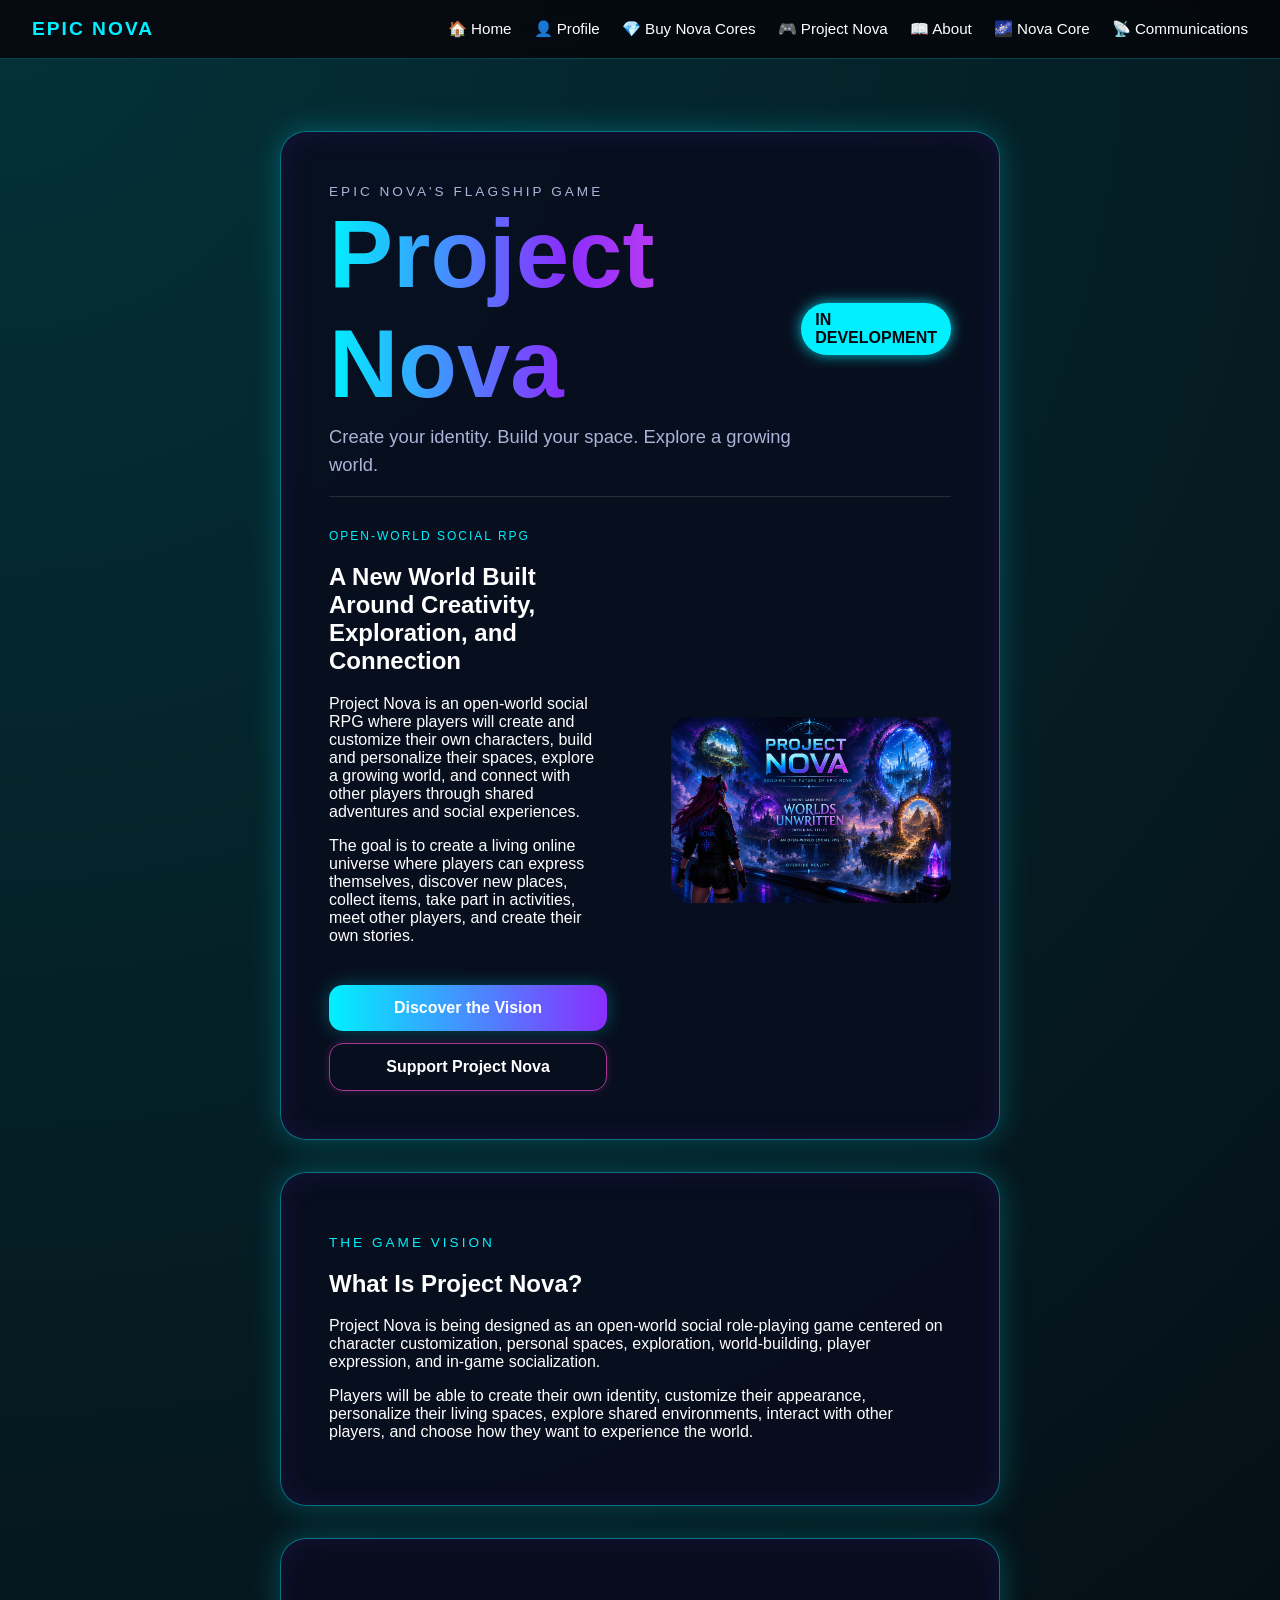
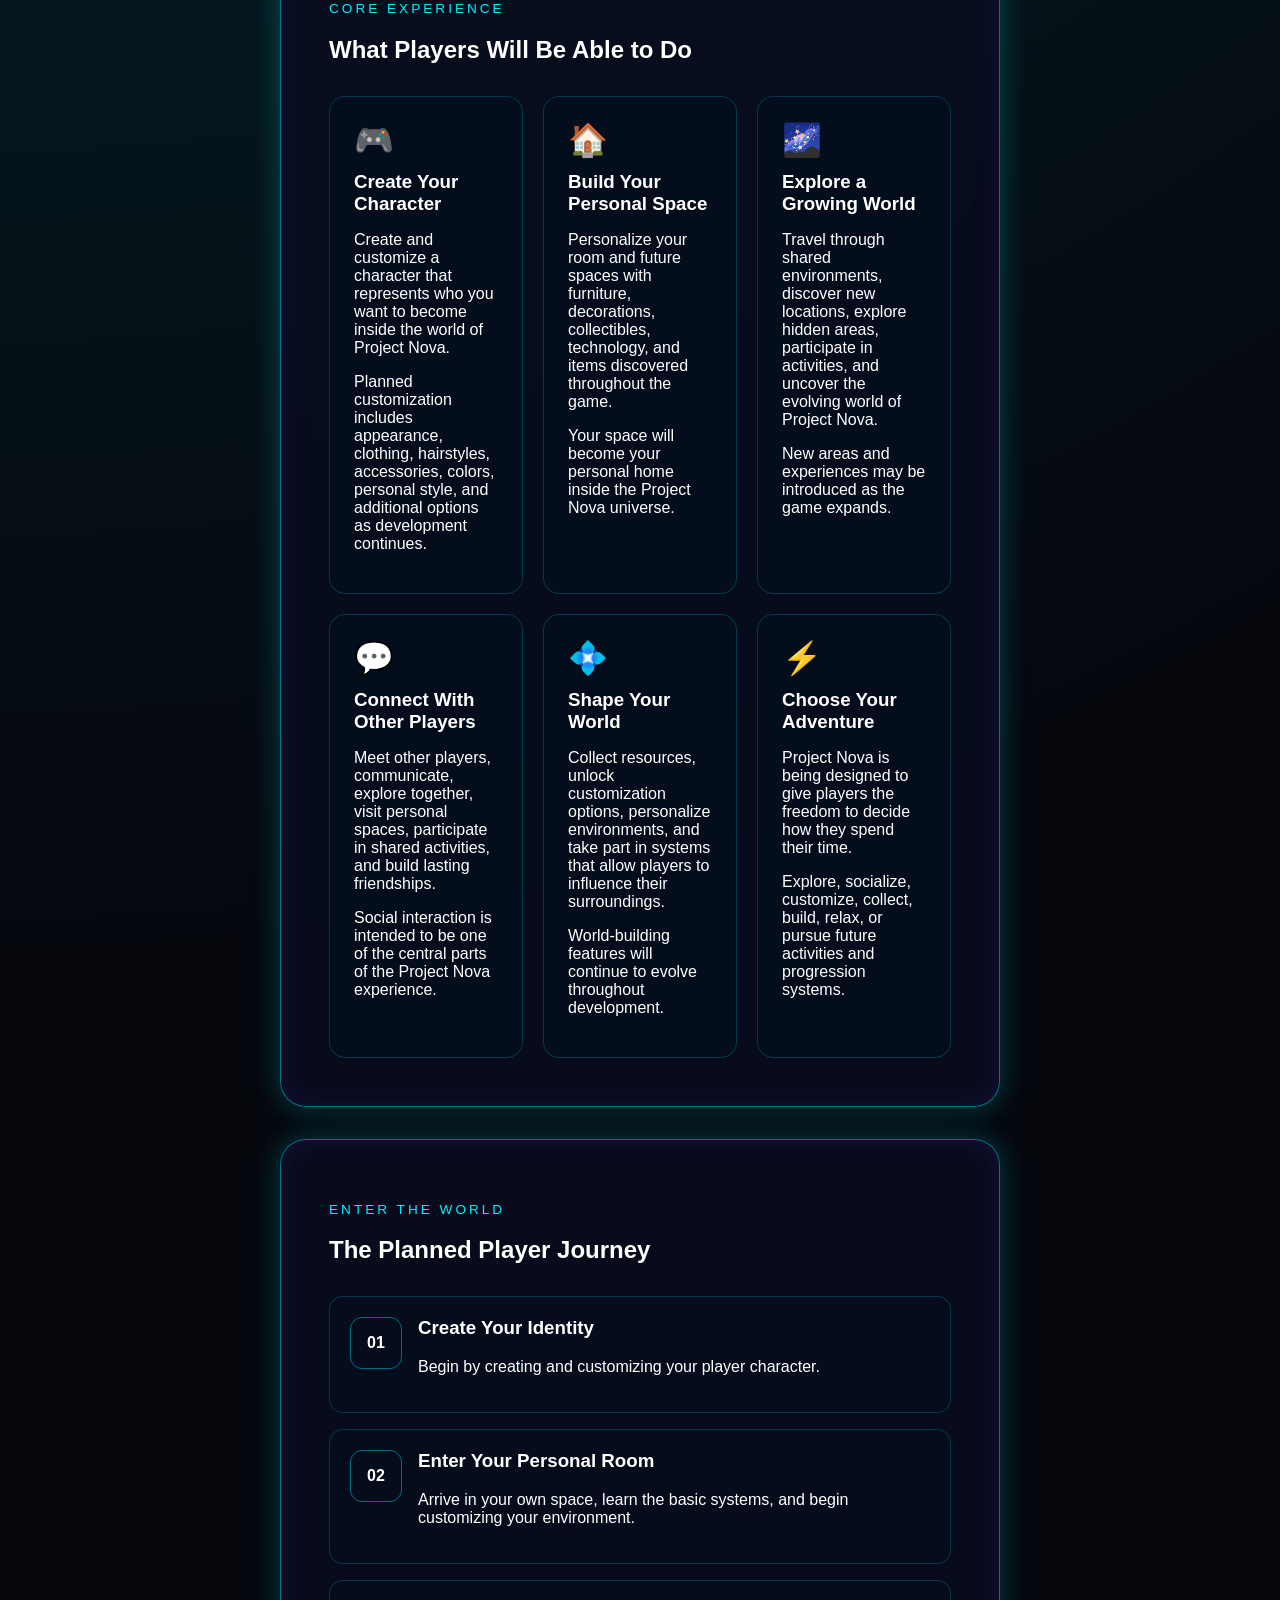
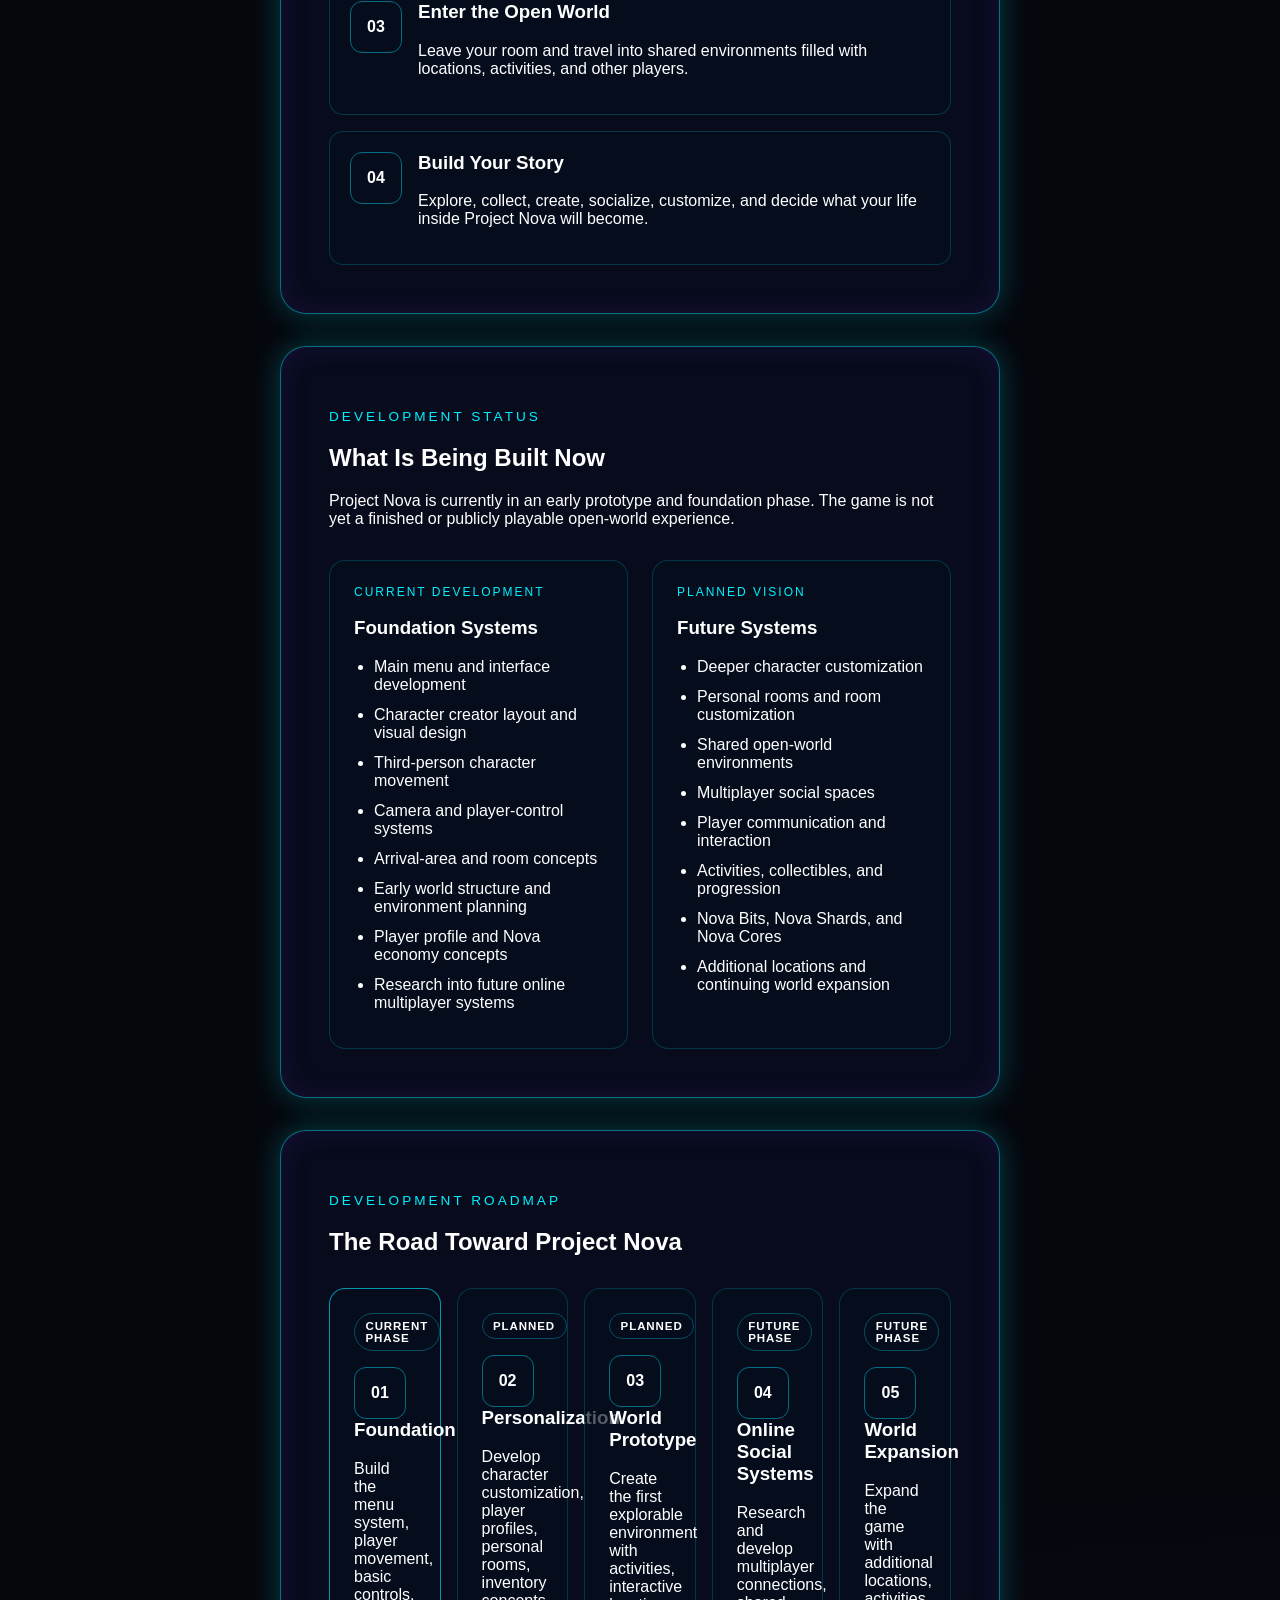
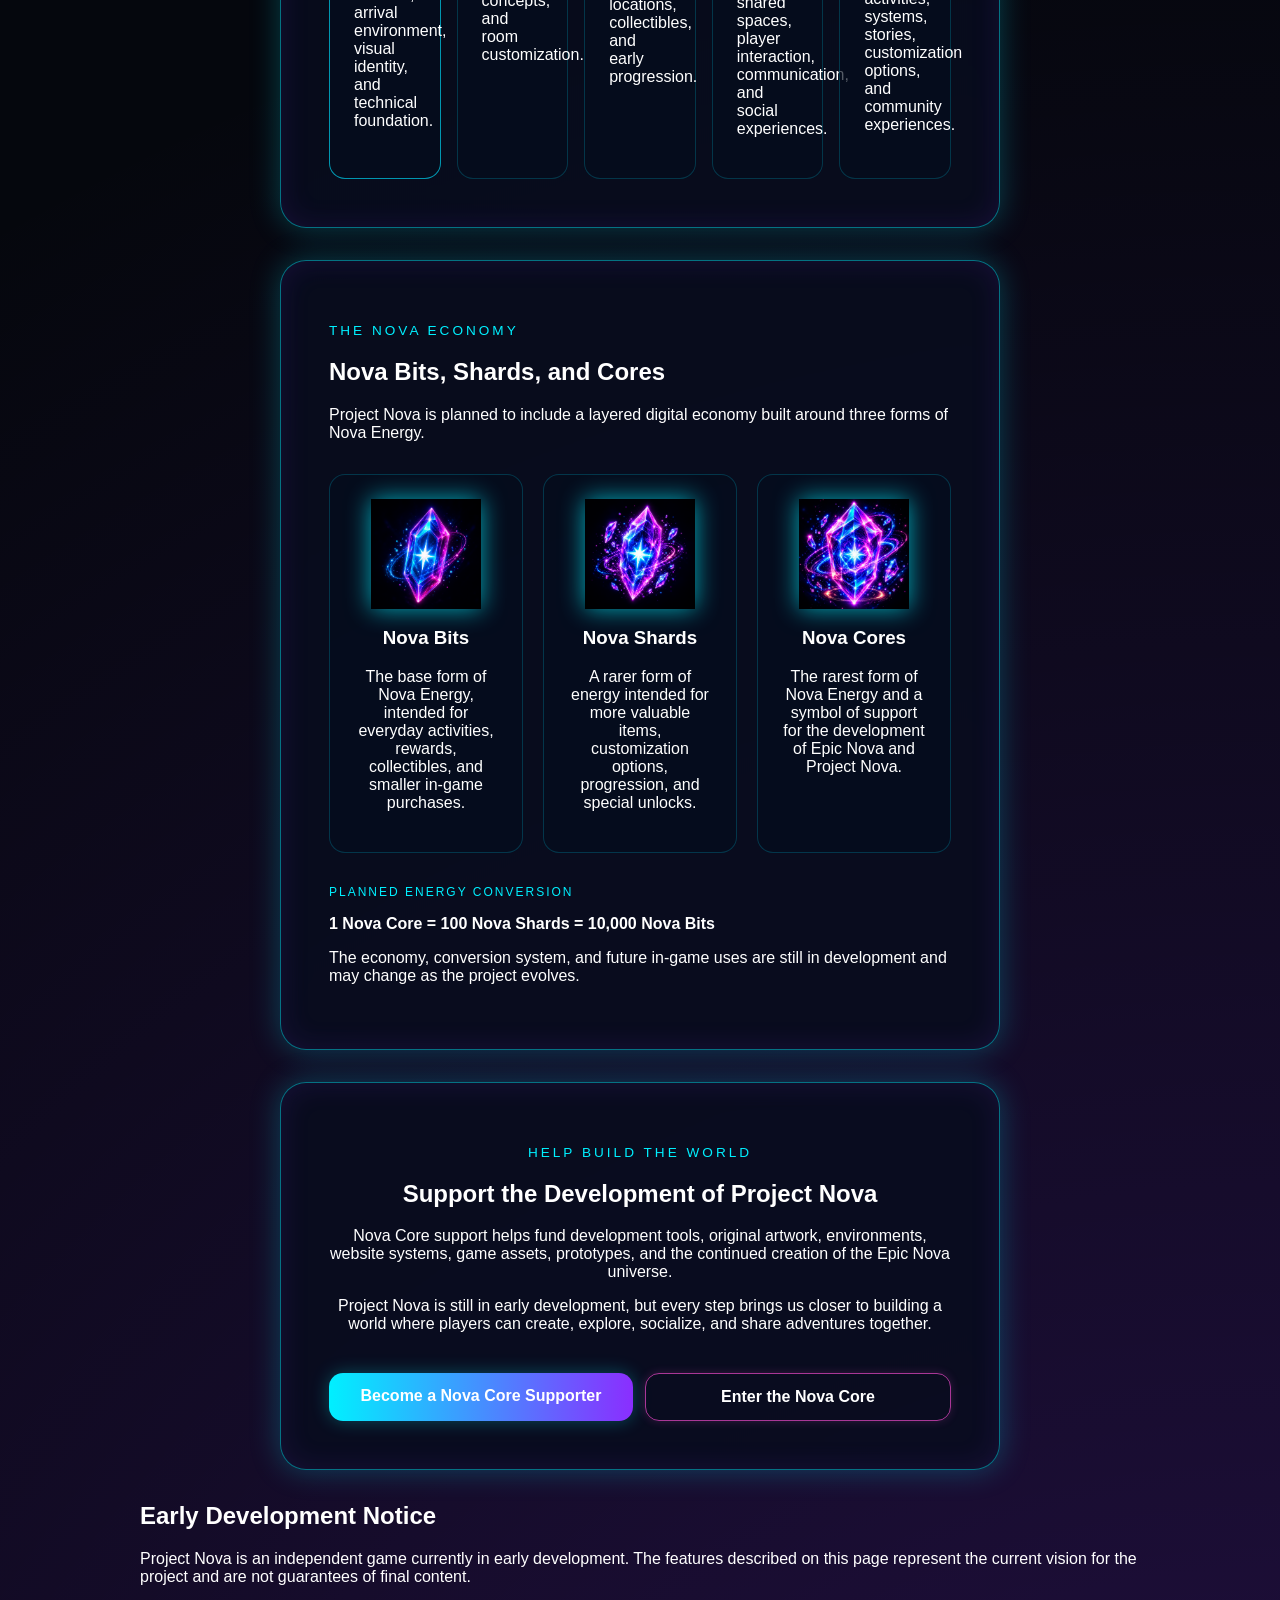
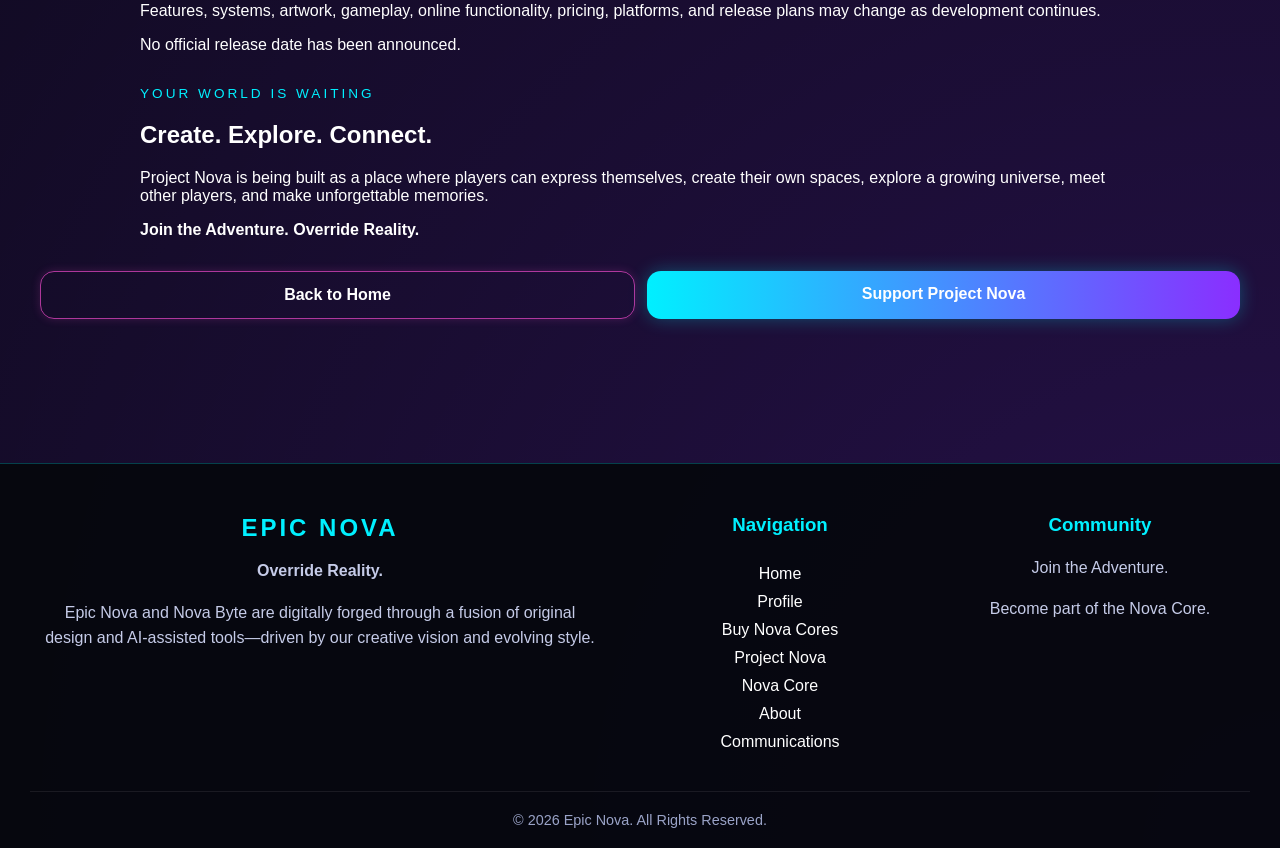
<file: project-nova.html>
<!DOCTYPE html>
<html lang="en">
<head>
  <meta charset="UTF-8" />
  <meta name="viewport" content="width=device-width, initial-scale=1.0" />

  <meta
    name="description"
    content="Discover Project Nova, an open-world social RPG focused on character customization, personal spaces, exploration, world-building, and shared online experiences."
  />

  <title>Epic Nova | Project Nova</title>

  <link rel="stylesheet" href="CSS/style.css" />
</head>

<body>

  <!-- Shared navigation -->
  <div id="navbar"></div>


  <main class="project-nova-page">

    <!-- =========================================
         HERO
    ========================================== -->

    <section class="hud-card project-hero">

      <div class="hud-top">

        <div>

          <p class="eyebrow">
            EPIC NOVA'S FLAGSHIP GAME
          </p>

          <h1>
            Project Nova
          </h1>

          <p class="subtitle">
            Create your identity. Build your space. Explore a growing world.
          </p>

        </div>

        <span class="status">
          IN DEVELOPMENT
        </span>

      </div>


      <div class="project-hero-content">

        <div class="project-hero-copy">

          <p class="player-label">
            Open-World Social RPG
          </p>

          <h2>
            A New World Built Around Creativity, Exploration, and Connection
          </h2>

          <p>
            Project Nova is an open-world social RPG where players will create
            and customize their own characters, build and personalize their
            spaces, explore a growing world, and connect with other players
            through shared adventures and social experiences.
          </p>

          <p>
            The goal is to create a living online universe where players can
            express themselves, discover new places, collect items, take part
            in activities, meet other players, and create their own stories.
          </p>


          <div class="hud-buttons">

            <a
              href="#game-vision"
              class="btn"
            >
              Discover the Vision
            </a>

            <a
              href="buy-cores.html"
              class="btn ghost"
            >
              Support Project Nova
            </a>

          </div>

        </div>


        <div class="project-hero-visual">

          <img
            src="images/Project-Nova-Background.jpg"
            alt="Futuristic environment representing the world of Project Nova"
            class="project-hero-image"
          />

        </div>

      </div>

    </section>



    <!-- =========================================
         GAME VISION
    ========================================== -->

    <section
      class="hud-card project-section"
      id="game-vision"
    >

      <p class="eyebrow">
        THE GAME VISION
      </p>

      <h2>
        What Is Project Nova?
      </h2>

      <p class="section-intro">
        Project Nova is being designed as an open-world social role-playing
        game centered on character customization, personal spaces,
        exploration, world-building, player expression, and in-game
        socialization.
      </p>

      <p class="section-intro">
        Players will be able to create their own identity, customize their
        appearance, personalize their living spaces, explore shared
        environments, interact with other players, and choose how they want
        to experience the world.
      </p>

    </section>



    <!-- =========================================
         CORE FEATURES
    ========================================== -->

    <section class="hud-card project-section">

      <p class="eyebrow">
        CORE EXPERIENCE
      </p>

      <h2>
        What Players Will Be Able to Do
      </h2>


      <div class="feature-grid">


        <!-- CHARACTER CUSTOMIZATION -->

        <article class="feature-card">

          <span
            class="feature-icon"
            aria-hidden="true"
          >
            🎮
          </span>

          <h3>
            Create Your Character
          </h3>

          <p>
            Create and customize a character that represents who you want to
            become inside the world of Project Nova.
          </p>

          <p>
            Planned customization includes appearance, clothing, hairstyles,
            accessories, colors, personal style, and additional options as
            development continues.
          </p>

        </article>


        <!-- PERSONAL SPACE -->

        <article class="feature-card">

          <span
            class="feature-icon"
            aria-hidden="true"
          >
            🏠
          </span>

          <h3>
            Build Your Personal Space
          </h3>

          <p>
            Personalize your room and future spaces with furniture,
            decorations, collectibles, technology, and items discovered
            throughout the game.
          </p>

          <p>
            Your space will become your personal home inside the Project Nova
            universe.
          </p>

        </article>


        <!-- OPEN WORLD -->

        <article class="feature-card">

          <span
            class="feature-icon"
            aria-hidden="true"
          >
            🌌
          </span>

          <h3>
            Explore a Growing World
          </h3>

          <p>
            Travel through shared environments, discover new locations,
            explore hidden areas, participate in activities, and uncover the
            evolving world of Project Nova.
          </p>

          <p>
            New areas and experiences may be introduced as the game expands.
          </p>

        </article>


        <!-- SOCIALIZATION -->

        <article class="feature-card">

          <span
            class="feature-icon"
            aria-hidden="true"
          >
            💬
          </span>

          <h3>
            Connect With Other Players
          </h3>

          <p>
            Meet other players, communicate, explore together, visit personal
            spaces, participate in shared activities, and build lasting
            friendships.
          </p>

          <p>
            Social interaction is intended to be one of the central parts of
            the Project Nova experience.
          </p>

        </article>


        <!-- WORLD BUILDING -->

        <article class="feature-card">

          <span
            class="feature-icon"
            aria-hidden="true"
          >
            💠
          </span>

          <h3>
            Shape Your World
          </h3>

          <p>
            Collect resources, unlock customization options, personalize
            environments, and take part in systems that allow players to
            influence their surroundings.
          </p>

          <p>
            World-building features will continue to evolve throughout
            development.
          </p>

        </article>


        <!-- PLAYER CHOICE -->

        <article class="feature-card">

          <span
            class="feature-icon"
            aria-hidden="true"
          >
            ⚡
          </span>

          <h3>
            Choose Your Adventure
          </h3>

          <p>
            Project Nova is being designed to give players the freedom to
            decide how they spend their time.
          </p>

          <p>
            Explore, socialize, customize, collect, build, relax, or pursue
            future activities and progression systems.
          </p>

        </article>


      </div>

    </section>



    <!-- =========================================
         WORLD FLOW
    ========================================== -->

    <section class="hud-card project-section">

      <p class="eyebrow">
        ENTER THE WORLD
      </p>

      <h2>
        The Planned Player Journey
      </h2>


      <div class="roadmap-grid">


        <article class="roadmap-item">

          <span class="roadmap-number">
            01
          </span>

          <div>

            <h3>
              Create Your Identity
            </h3>

            <p>
              Begin by creating and customizing your player character.
            </p>

          </div>

        </article>


        <article class="roadmap-item">

          <span class="roadmap-number">
            02
          </span>

          <div>

            <h3>
              Enter Your Personal Room
            </h3>

            <p>
              Arrive in your own space, learn the basic systems, and begin
              customizing your environment.
            </p>

          </div>

        </article>


        <article class="roadmap-item">

          <span class="roadmap-number">
            03
          </span>

          <div>

            <h3>
              Enter the Open World
            </h3>

            <p>
              Leave your room and travel into shared environments filled with
              locations, activities, and other players.
            </p>

          </div>

        </article>


        <article class="roadmap-item">

          <span class="roadmap-number">
            04
          </span>

          <div>

            <h3>
              Build Your Story
            </h3>

            <p>
              Explore, collect, create, socialize, customize, and decide what
              your life inside Project Nova will become.
            </p>

          </div>

        </article>


      </div>

    </section>



    <!-- =========================================
         CURRENT DEVELOPMENT
    ========================================== -->

    <section
      class="hud-card project-section"
      id="development"
    >

      <p class="eyebrow">
        DEVELOPMENT STATUS
      </p>

      <h2>
        What Is Being Built Now
      </h2>

      <p class="section-intro">
        Project Nova is currently in an early prototype and foundation phase.
        The game is not yet a finished or publicly playable open-world
        experience.
      </p>


      <div class="development-columns">


        <div class="development-panel">

          <p class="player-label">
            Current Development
          </p>

          <h3>
            Foundation Systems
          </h3>

          <ul class="development-list">

            <li>
              Main menu and interface development
            </li>

            <li>
              Character creator layout and visual design
            </li>

            <li>
              Third-person character movement
            </li>

            <li>
              Camera and player-control systems
            </li>

            <li>
              Arrival-area and room concepts
            </li>

            <li>
              Early world structure and environment planning
            </li>

            <li>
              Player profile and Nova economy concepts
            </li>

            <li>
              Research into future online multiplayer systems
            </li>

          </ul>

        </div>


        <div class="development-panel">

          <p class="player-label">
            Planned Vision
          </p>

          <h3>
            Future Systems
          </h3>

          <ul class="development-list">

            <li>
              Deeper character customization
            </li>

            <li>
              Personal rooms and room customization
            </li>

            <li>
              Shared open-world environments
            </li>

            <li>
              Multiplayer social spaces
            </li>

            <li>
              Player communication and interaction
            </li>

            <li>
              Activities, collectibles, and progression
            </li>

            <li>
              Nova Bits, Nova Shards, and Nova Cores
            </li>

            <li>
              Additional locations and continuing world expansion
            </li>

          </ul>

        </div>


      </div>

    </section>



    <!-- =========================================
         ROADMAP
    ========================================== -->

    <section class="hud-card project-section">

      <p class="eyebrow">
        DEVELOPMENT ROADMAP
      </p>

      <h2>
        The Road Toward Project Nova
      </h2>


      <div class="project-roadmap">


        <article class="project-roadmap-stage active-stage">

          <div class="stage-status">
            CURRENT PHASE
          </div>

          <span class="roadmap-number">
            01
          </span>

          <h3>
            Foundation
          </h3>

          <p>
            Build the menu system, player movement, basic controls, arrival
            environment, visual identity, and technical foundation.
          </p>

        </article>


        <article class="project-roadmap-stage">

          <div class="stage-status">
            PLANNED
          </div>

          <span class="roadmap-number">
            02
          </span>

          <h3>
            Personalization
          </h3>

          <p>
            Develop character customization, player profiles, personal rooms,
            inventory concepts, and room customization.
          </p>

        </article>


        <article class="project-roadmap-stage">

          <div class="stage-status">
            PLANNED
          </div>

          <span class="roadmap-number">
            03
          </span>

          <h3>
            World Prototype
          </h3>

          <p>
            Create the first explorable environment with activities,
            interactive locations, collectibles, and early progression.
          </p>

        </article>


        <article class="project-roadmap-stage">

          <div class="stage-status">
            FUTURE PHASE
          </div>

          <span class="roadmap-number">
            04
          </span>

          <h3>
            Online Social Systems
          </h3>

          <p>
            Research and develop multiplayer connections, shared spaces,
            player interaction, communication, and social experiences.
          </p>

        </article>


        <article class="project-roadmap-stage">

          <div class="stage-status">
            FUTURE PHASE
          </div>

          <span class="roadmap-number">
            05
          </span>

          <h3>
            World Expansion
          </h3>

          <p>
            Expand the game with additional locations, activities, systems,
            stories, customization options, and community experiences.
          </p>

        </article>


      </div>

    </section>



    <!-- =========================================
         NOVA ECONOMY
    ========================================== -->

    <section class="hud-card project-section">

      <p class="eyebrow">
        THE NOVA ECONOMY
      </p>

      <h2>
        Nova Bits, Shards, and Cores
      </h2>

      <p class="section-intro">
        Project Nova is planned to include a layered digital economy built
        around three forms of Nova Energy.
      </p>


      <div class="currency-grid">


        <article class="currency-card">

          <img
            src="images/Nova-Bit.png"
            alt="Nova Bit"
            class="currency-icon"
          />

          <h3>
            Nova Bits
          </h3>

          <p>
            The base form of Nova Energy, intended for everyday activities,
            rewards, collectibles, and smaller in-game purchases.
          </p>

        </article>


        <article class="currency-card">

          <img
            src="images/Nova-Shard.png"
            alt="Nova Shard"
            class="currency-icon"
          />

          <h3>
            Nova Shards
          </h3>

          <p>
            A rarer form of energy intended for more valuable items,
            customization options, progression, and special unlocks.
          </p>

        </article>


        <article class="currency-card">

          <img
            src="images/Nova-Core.png"
            alt="Nova Core"
            class="currency-icon"
          />

          <h3>
            Nova Cores
          </h3>

          <p>
            The rarest form of Nova Energy and a symbol of support for the
            development of Epic Nova and Project Nova.
          </p>

        </article>


      </div>


      <div class="supporter-notice">

        <p class="player-label">
          Planned Energy Conversion
        </p>

        <p class="conversion-rate">

          <strong>
            1 Nova Core = 100 Nova Shards = 10,000 Nova Bits
          </strong>

        </p>

        <p>
          The economy, conversion system, and future in-game uses are still in
          development and may change as the project evolves.
        </p>

      </div>

    </section>



    <!-- =========================================
         SUPPORT
    ========================================== -->

    <section class="hud-card project-support-section">

      <div class="project-support-content">

        <p class="eyebrow">
          HELP BUILD THE WORLD
        </p>

        <h2>
          Support the Development of Project Nova
        </h2>

        <p>
          Nova Core support helps fund development tools, original artwork,
          environments, website systems, game assets, prototypes, and the
          continued creation of the Epic Nova universe.
        </p>

        <p>
          Project Nova is still in early development, but every step brings us
          closer to building a world where players can create, explore,
          socialize, and share adventures together.
        </p>


        <div class="hud-buttons">

          <a
            href="buy-cores.html"
            class="btn"
          >
            Become a Nova Core Supporter
          </a>

          <a
            href="community.html"
            class="btn ghost"
          >
            Enter the Nova Core
          </a>

        </div>

      </div>

    </section>



    <!-- =========================================
         DEVELOPMENT NOTICE
    ========================================== -->

    <section class="supporter-notice project-disclaimer">

      <h2>
        Early Development Notice
      </h2>

      <p>
        Project Nova is an independent game currently in early development.
        The features described on this page represent the current vision for
        the project and are not guarantees of final content.
      </p>

      <p>
        Features, systems, artwork, gameplay, online functionality, pricing,
        platforms, and release plans may change as development continues.
      </p>

      <p>
        No official release date has been announced.
      </p>

    </section>



    <!-- =========================================
         CLOSING
    ========================================== -->

    <section class="store-closing project-closing">

      <p class="eyebrow">
        YOUR WORLD IS WAITING
      </p>

      <h2>
        Create. Explore. Connect.
      </h2>

      <p>
        Project Nova is being built as a place where players can express
        themselves, create their own spaces, explore a growing universe, meet
        other players, and make unforgettable memories.
      </p>

      <p class="closing-tagline">

        <strong>
          Join the Adventure. Override Reality.
        </strong>

      </p>

    </section>


    <!-- =========================================
         PAGE NAVIGATION
    ========================================== -->

    <div class="hud-buttons project-page-buttons">

      <a
        href="index.html"
        class="btn ghost"
      >
        Back to Home
      </a>

      <a
        href="buy-cores.html"
        class="btn"
      >
        Support Project Nova
      </a>

    </div>

  </main>


  <!-- Shared footer -->
  <div id="footer"></div>

  <script src="JS/script.js"></script>

</body>
</html>
</file>
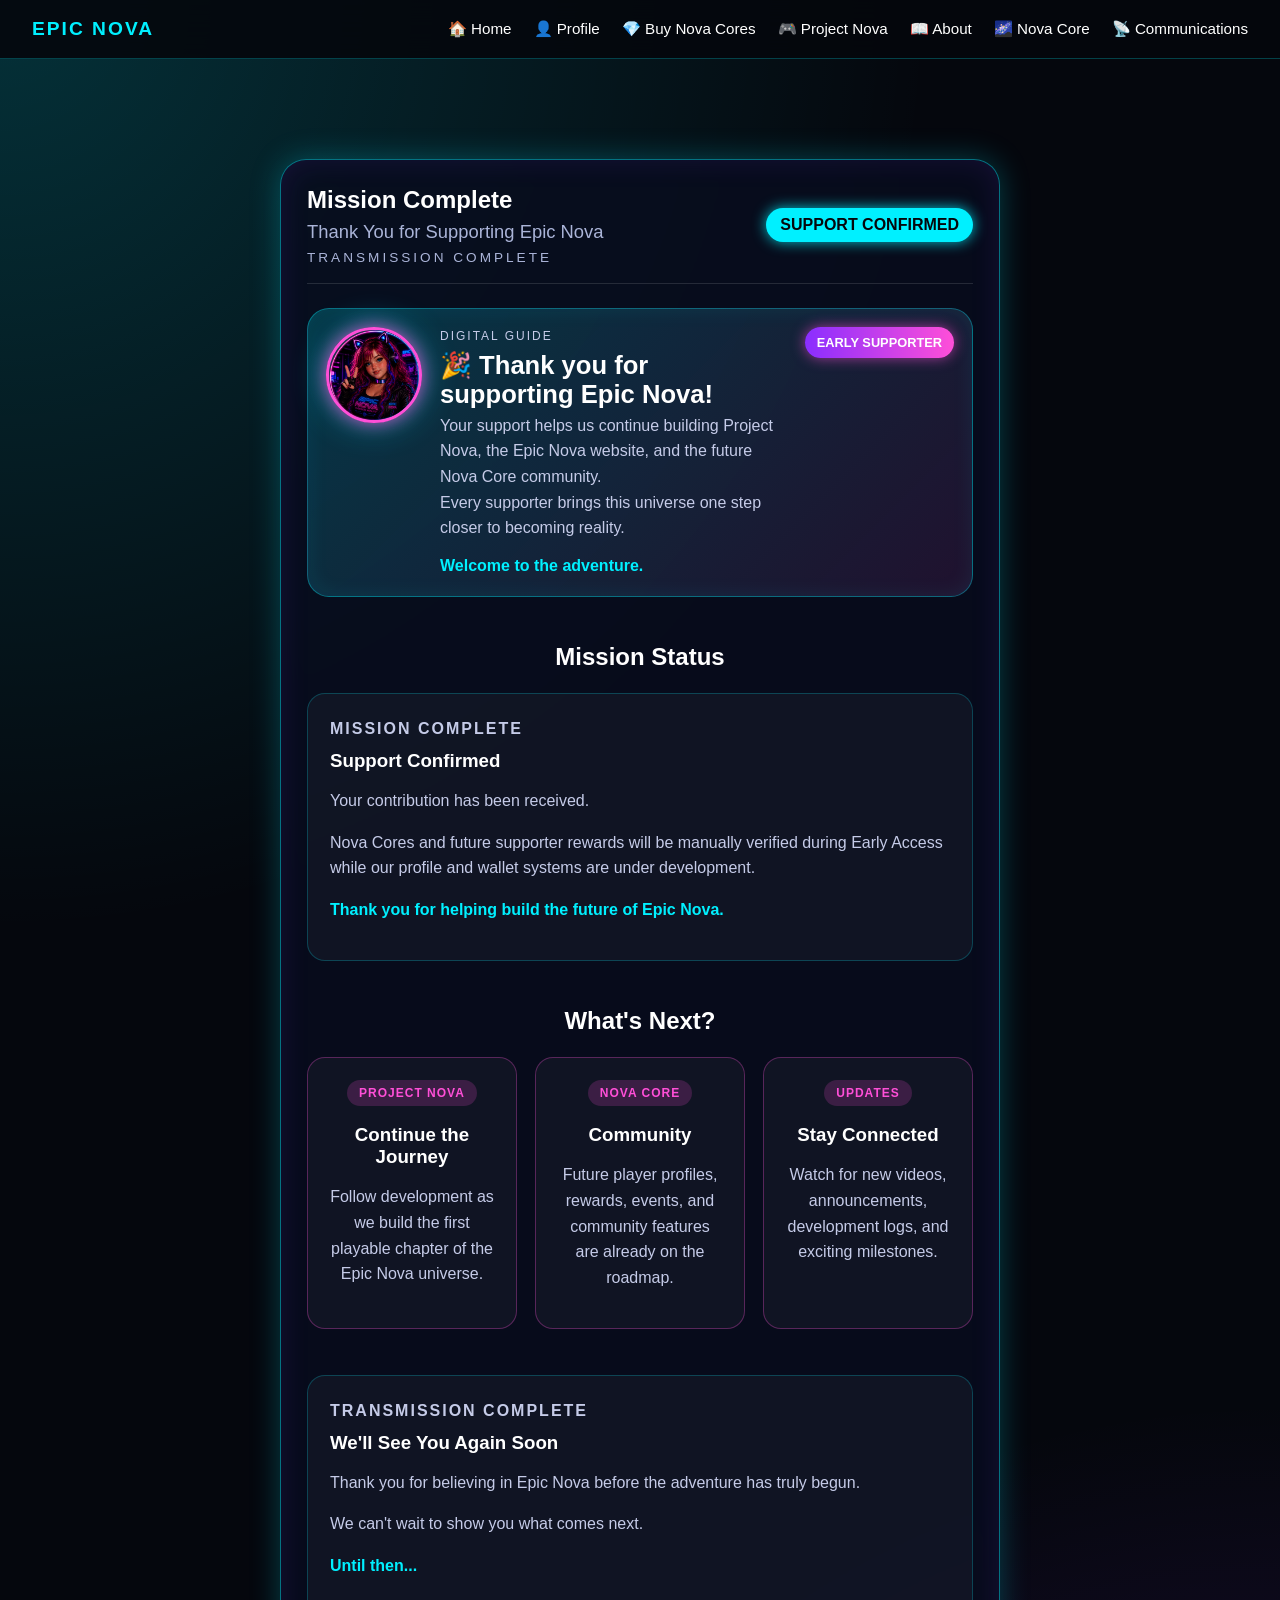
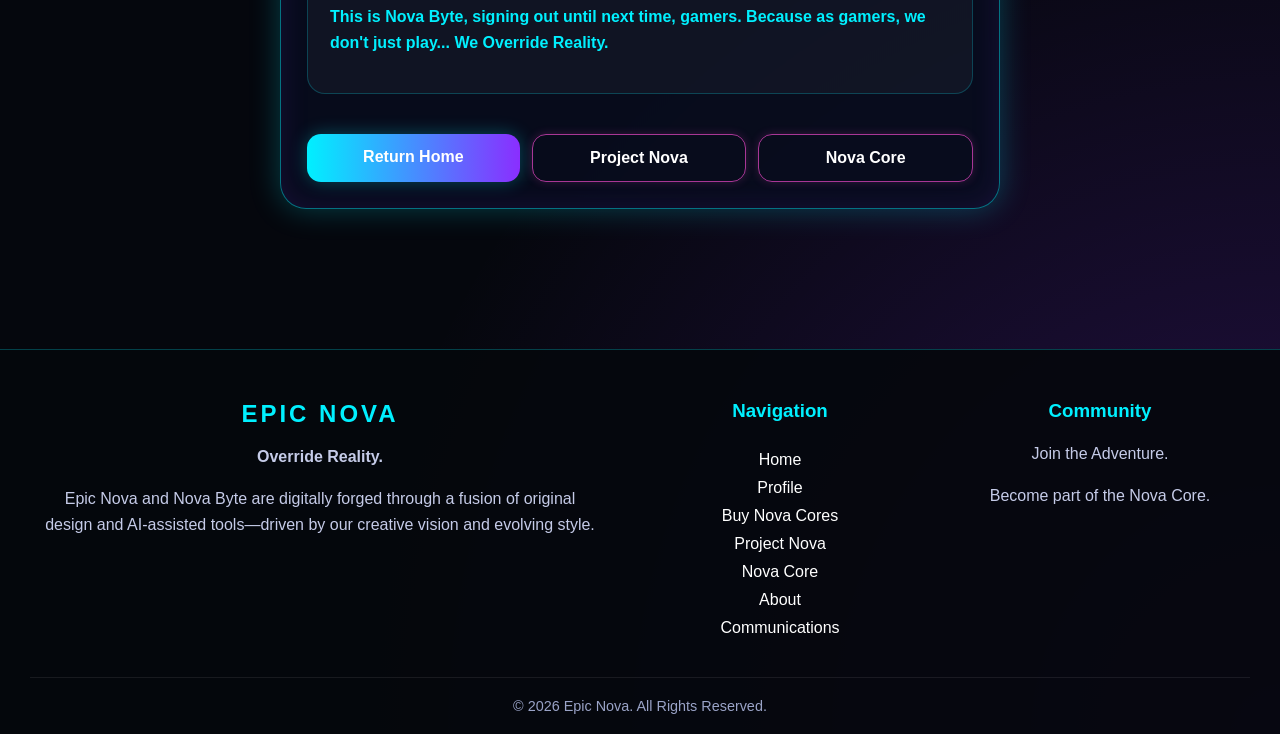
<file: thank-you.html>
<!DOCTYPE html>
<html lang="en">
<head>
  <meta charset="UTF-8" />
  <meta name="viewport" content="width=device-width, initial-scale=1.0" />

  <title>Mission Complete | Epic Nova</title>

  <link rel="stylesheet" href="CSS/style.css" />
</head>

<body>

  <div id="navbar"></div>

  <main class="about-page">

    <section class="hud-card about-terminal">

      <div class="hud-top">

        <div>

          <h2>Mission Complete</h2>

          <p class="subtitle">
            Thank You for Supporting Epic Nova
          </p>

          <p class="eyebrow">
            Transmission Complete
          </p>

        </div>

        <span class="status">SUPPORT CONFIRMED</span>

      </div>

      <div class="player-card nova-guide-card">

        <div class="avatar-frame">
          <img
            src="images/Nova-Profile-Pic.png"
            alt="Nova Byte"
            class="avatar-image"
          />
        </div>

        <div class="player-info">

          <p class="player-label">
            DIGITAL GUIDE
          </p>

          <h3>🎉 Thank you for supporting Epic Nova!</h3>

          <p>
            Your support helps us continue building Project Nova,
            the Epic Nova website, and the future Nova Core community.
          </p>

          <p>
            Every supporter brings this universe one step closer
            to becoming reality.
          </p>

          <p class="nova-ready">
            Welcome to the adventure.
          </p>

        </div>

        <div class="player-badge">
          EARLY SUPPORTER
        </div>

      </div>

      <section class="dev-section">

        <h2>Mission Status</h2>

        <div class="log-card">

          <p class="log-date">
            MISSION COMPLETE
          </p>

          <h3>
            Support Confirmed
          </h3>

          <p>
            Your contribution has been received.
          </p>

          <p>
            Nova Cores and future supporter rewards will be
            manually verified during Early Access while our
            profile and wallet systems are under development.
          </p>

          <p class="nova-ready">
            Thank you for helping build the future of Epic Nova.
          </p>

        </div>

      </section>

      <section class="dev-section">

        <h2>What's Next?</h2>

        <div class="unlock-grid">

          <div class="unlock-card">

            <span>PROJECT NOVA</span>

            <h3>Continue the Journey</h3>

            <p>
              Follow development as we build the first playable
              chapter of the Epic Nova universe.
            </p>

          </div>

          <div class="unlock-card">

            <span>NOVA CORE</span>

            <h3>Community</h3>

            <p>
              Future player profiles, rewards, events,
              and community features are already on the roadmap.
            </p>

          </div>

          <div class="unlock-card">

            <span>UPDATES</span>

            <h3>Stay Connected</h3>

            <p>
              Watch for new videos, announcements,
              development logs, and exciting milestones.
            </p>

          </div>

        </div>

      </section>

      <section class="dev-section">

        <div class="log-card">

          <p class="log-date">
            TRANSMISSION COMPLETE
          </p>

          <h3>
            We'll See You Again Soon
          </h3>

          <p>
            Thank you for believing in Epic Nova before the
            adventure has truly begun.
          </p>

          <p>
            We can't wait to show you what comes next.
          </p>

          <p class="nova-ready">
            Until then...
            <br><br>
            <strong>This is Nova Byte, signing out until next time, gamers. Because as gamers, we don't just play... We Override Reality.</strong>
          </p>

        </div>

      </section>

      <div class="hud-buttons">

        <a href="index.html" class="btn">
          Return Home
        </a>

        <a href="project-nova.html" class="btn ghost">
          Project Nova
        </a>

        <a href="nova-core.html" class="btn ghost">
          Nova Core
        </a>

      </div>

    </section>

  </main>

  <div id="footer"></div>

  <script src="JS/script.js"></script>

</body>
</html>
</file>
<file: CSS/style.css>
* {
  box-sizing: border-box;
}

html {
  scroll-behavior: smooth;
}

body {
  margin: 0;
  font-family: Arial, sans-serif;
  color: white;
  background:
    radial-gradient(circle at top left, rgba(0, 240, 255, 0.18), transparent 35%),
    radial-gradient(circle at bottom right, rgba(138, 46, 255, 0.25), transparent 35%),
    #05070d;
}

/* ===========================
   NAVIGATION
=========================== */

.main-nav {
  width: 100%;
  display: flex;
  justify-content: space-between;
  align-items: center;
  padding: 18px 32px;
  background: rgba(5, 7, 13, 0.9);
  border-bottom: 1px solid rgba(0, 240, 255, 0.25);
  backdrop-filter: blur(14px);
  position: sticky;
  top: 0;
  z-index: 1000;
}

.nav-logo {
  font-size: 1.2rem;
  font-weight: bold;
  text-decoration: none;
  color: #00f0ff;
  letter-spacing: 2px;
}

.nav-links {
  display: flex;
  gap: 22px;
  flex-wrap: wrap;
}

.nav-links a {
  color: white;
  text-decoration: none;
  font-size: 0.95rem;
  transition: 0.2s;
}

.nav-links a:hover {
  color: #00f0ff;
  text-shadow: 0 0 12px #00f0ff;
}

/* ===========================
   HERO
=========================== */

.hero {
  min-height: 100vh;
  padding: 40px 20px 70px;
  text-align: center;
}

.logo {
  width: min(85vw, 520px);
  margin-bottom: 20px;
  filter: drop-shadow(0 0 24px rgba(0, 240, 255, 0.45));
}

.eyebrow {
  color: #00f0ff;
  text-transform: uppercase;
  letter-spacing: 3px;
  font-size: 0.85rem;
}

h1 {
  margin: 0;
  font-size: clamp(3rem, 10vw, 6rem);
  background: linear-gradient(90deg, #00f0ff, #8a2eff, #ff4fd8);
  -webkit-background-clip: text;
  -webkit-text-fill-color: transparent;
}

.tagline {
  margin-top: 8px;
  font-size: 1.4rem;
  color: #cfd7ff;
}

/* ===========================
   HUD CARD
=========================== */

.hud-card {
  width: min(100%, 720px);
  margin: 40px auto 0;
  padding: 26px;
  border-radius: 26px;
  background: rgba(8, 13, 30, 0.88);
  border: 1px solid rgba(0, 240, 255, 0.45);
  box-shadow:
    0 0 30px rgba(0, 240, 255, 0.25),
    inset 0 0 30px rgba(138, 46, 255, 0.12);
  backdrop-filter: blur(12px);
}

.hud-top {
  display: flex;
  justify-content: space-between;
  align-items: center;
  text-align: left;
  padding-bottom: 18px;
  border-bottom: 1px solid rgba(255, 255, 255, 0.12);
}

.hud-top h2 {
  margin: 0;
}

.hud-top p {
  margin: 4px 0 0;
  color: #aab4d8;
}

.status {
  padding: 8px 14px;
  border-radius: 999px;
  background: #00f0ff;
  color: #05070d;
  font-weight: bold;
  box-shadow: 0 0 14px rgba(0, 240, 255, 0.8);
}

/* ===========================
   PLAYER CARD
=========================== */

.player-card {
  margin: 24px 0;
  padding: 18px;
  display: flex;
  align-items: center;
  gap: 18px;
  border-radius: 22px;
  background: linear-gradient(
    135deg,
    rgba(0, 240, 255, 0.18),
    rgba(255, 79, 216, 0.1)
  );
  border: 1px solid rgba(0, 240, 255, 0.35);
  box-shadow: inset 0 0 22px rgba(0, 240, 255, 0.08);
}

.avatar-ring,
.avatar-frame {
  width: 96px;
  height: 96px;
  border-radius: 50%;
  overflow: hidden;
  flex-shrink: 0;
  border: 3px solid #ff4fd8;
  box-shadow:
    0 0 18px rgba(255, 79, 216, 0.75),
    0 0 35px rgba(0, 240, 255, 0.45),
    inset 0 0 12px rgba(255, 255, 255, 0.08);
}

.avatar-ring {
  display: flex;
  align-items: center;
  justify-content: center;
  color: #00f0ff;
  font-weight: bold;
  font-size: 1.2rem;
}

.avatar-image {
  width: 100%;
  height: 100%;
  object-fit: cover;
  display: block;
}

/* Nova Guide Card */

.nova-guide-card {
  align-items: flex-start;
}

.nova-guide-card .player-info p {
  line-height: 1.6;
}

.nova-ready {
  margin-top: 12px !important;
  color: #00f0ff !important;
  font-weight: bold;
}

.player-info {
  flex: 1;
  text-align: left;
}

.player-label {
  margin: 0;
  color: #00f0ff;
  font-size: 0.75rem;
  text-transform: uppercase;
  letter-spacing: 2px;
}

.player-info h3 {
  margin: 4px 0;
  font-size: 1.6rem;
}

.player-info p {
  margin: 0;
  color: #c5cbe8;
}

.player-badge {
  padding: 8px 12px;
  border-radius: 999px;
  background: linear-gradient(90deg, #8a2eff, #ff4fd8);
  color: white;
  font-weight: bold;
  font-size: 0.8rem;
  box-shadow: 0 0 14px rgba(255, 79, 216, 0.6);
}

/* ===========================
   STASH
=========================== */

.stash-grid {
  display: grid;
  grid-template-columns: repeat(3, 1fr);
  gap: 14px;
}

.stash-box {
  padding: 24px;
  text-align: center;
  border-radius: 18px;
  background: linear-gradient(
    145deg,
    rgba(0, 240, 255, 0.12),
    rgba(255, 255, 255, 0.04)
  );
  border: 1px solid rgba(0, 240, 255, 0.25);
  transition: 0.25s ease;
}

.stash-box:hover {
  transform: translateY(-4px);
}

.currency-icon {
  width: 90px;
  height: 90px;
  object-fit: contain;
  display: block;
  margin: 0 auto 10px;
  filter: drop-shadow(0 0 12px rgba(0, 240, 255, 0.7));
  transition: 0.25s ease;
}

.stash-box:hover .currency-icon {
  transform: scale(1.12);
}

.stash-box span {
  display: block;
  color: #aaf6ff;
  font-size: 0.8rem;
  margin-bottom: 8px;
}

.stash-box strong {
  display: block;
  font-size: 2.4rem;
  font-weight: 800;
  text-shadow: 0 0 12px rgba(0, 240, 255, 0.8);
}

.premium,
.featured {
  border-color: rgba(255, 79, 216, 0.7);
  box-shadow: 0 0 18px rgba(255, 79, 216, 0.25);
}

/* ===========================
   ENERGY
=========================== */

.energy-bar {
  margin: 24px 0;
}

.energy-label {
  display: flex;
  justify-content: space-between;
  margin-bottom: 8px;
  color: #cfd7ff;
}

.bar {
  height: 14px;
  border-radius: 999px;
  overflow: hidden;
  background: #101629;
  border: 1px solid rgba(0, 240, 255, 0.4);
}

.fill {
  width: 72%;
  height: 100%;
  background: linear-gradient(90deg, #00f0ff, #8a2eff, #ff4fd8);
  box-shadow: 0 0 18px rgba(0, 240, 255, 0.8);
}

/* ===========================
   BUTTONS
=========================== */

.hud-buttons {
  margin-top: 40px;
  display: flex;
  gap: 12px;
  flex-wrap: wrap;
  justify-content: center;
}

.hud-buttons .btn {
  flex: 1;
  min-width: 180px;
}

.btn {
  display: inline-block;
  padding: 14px 20px;
  border-radius: 14px;
  text-decoration: none;
  text-align: center;
  color: white;
  font-weight: bold;
  background: linear-gradient(90deg, #00f0ff, #8a2eff);
  box-shadow: 0 0 18px rgba(0, 240, 255, 0.28);
  transition: 0.2s ease;
}

.btn:hover {
  transform: translateY(-2px) scale(1.03);
}

.ghost {
  background: transparent;
  border: 1px solid rgba(255, 79, 216, 0.65);
  box-shadow: 0 0 10px rgba(255, 79, 216, 0.18);
}

/* ===========================
   CONTENT
=========================== */

.section {
  padding: 80px 20px;
  text-align: center;
}

.section h2 {
  margin: 0;
  font-size: clamp(2rem, 6vw, 3rem);
}

.section p {
  max-width: 650px;
  margin: 14px auto;
  color: #c5cbe8;
  line-height: 1.6;
}

.alt {
  background: rgba(255, 255, 255, 0.03);
}

/* ===========================
   FORM
=========================== */

form {
  margin-top: 24px;
}

input {
  width: min(100%, 340px);
  padding: 15px;
  border-radius: 14px;
  border: 1px solid rgba(0, 240, 255, 0.35);
  background: rgba(255, 255, 255, 0.08);
  color: white;
  text-align: center;
}

textarea {
  width: 100%;
  padding: 15px;
  border-radius: 14px;
  border: 1px solid rgba(0,240,255,.35);
  background: rgba(255,255,255,.08);
  background-color: rgba(255,255,255,.08);
  color: white;
  font-family: inherit;
  font-size: 1rem;
  resize: vertical;
  min-height: 150px;

  appearance: none;
  -webkit-appearance: none;

  outline: none;
}

textarea::placeholder {
  color: #9aa3c7;
}

.form-btn {
  margin-left: 8px;
}

/* ===========================
   PROFILE / STORE PAGES
=========================== */

.profile-page,
.store-page,
.project-page,
.about-page {
  min-height: 100vh;
  padding: 60px 20px;
  display: flex;
  justify-content: center;
  align-items: flex-start;
}

.profile-card {
  max-width: 760px;
}

.empty-profile {
  opacity: 0.95;
}

.profile-form {
  display: grid;
  gap: 16px;
  margin: 24px 0;
}

.profile-form label {
  text-align: left;
  color: #aaf6ff;
  font-size: 0.85rem;
  letter-spacing: 1px;
}

.profile-form input {
  width: 100%;
  margin-top: 8px;
}

/* ===========================
   NOVA CORE STORE
=========================== */

.store-note {
  margin: 30px 0;
  color: #d6ddff;
  line-height: 1.6;
}

.core-pack-grid {
  display: grid;
  grid-template-columns: repeat(auto-fit, minmax(220px, 1fr));
  gap: 24px;
  margin: 40px 0 50px;
}

.core-pack {
  display: flex;
  flex-direction: column;
  align-items: center;
  justify-content: flex-start;
  text-align: center;
  text-decoration: none;
  color: white;
  padding: 32px 24px 24px;
  border-radius: 22px;
  background: linear-gradient(
    145deg,
    rgba(0, 240, 255, 0.12),
    rgba(255, 255, 255, 0.03)
  );
  border: 1px solid rgba(0, 240, 255, 0.25);
  transition: 0.25s;
}

.core-pack:hover {
  transform: translateY(-6px) scale(1.02);
  box-shadow: 0 0 25px rgba(0, 240, 255, 0.35);
}

.core-pack h3 {
  margin: 18px 0 10px;
  color: white;
  font-size: 1.4rem;
}

.core-pack strong {
  display: block;
  font-size: 2rem;
  color: #00f0ff;
  margin-bottom: 8px;
}

.core-pack span {
  font-size: 1.25rem;
  color: #ff4fd8;
  font-weight: bold;
}

.pack-ribbon {
  display: inline-block;
  margin-top: 12px;
  margin-bottom: 20px;
  padding: 8px 16px;
  border-radius: 999px;
  background: #00f0ff;
  color: #05070d;
  font-size: 0.8rem;
  font-weight: bold;
  letter-spacing: 1px;
  box-shadow: 0 0 14px rgba(0, 240, 255, 0.5);
}

.featured-ribbon {
  background: linear-gradient(90deg, #8a2eff, #ff4fd8);
  color: white;
}

.founder-ribbon {
  background: linear-gradient(90deg, #ff9c2f, #ffd84d);
  color: #111;
}

.purchase-btn {
  margin-top: 18px;
  padding: 12px 22px;
  border-radius: 14px;
  background: linear-gradient(90deg, #00f0ff, #8a2eff);
  color: white;
  font-weight: bold;
  letter-spacing: 1px;
  transition: 0.25s;
  box-shadow: 0 0 14px rgba(0, 240, 255, 0.35);
}

.core-pack:hover .purchase-btn {
  transform: scale(1.05);
  box-shadow: 0 0 20px rgba(0, 240, 255, 0.6);
}

/* ===========================
   NOVA CORE INTRO SECTION
=========================== */

.store-intro{
    display:flex;
    align-items:center;
    justify-content:center;
    gap:2rem;

    margin:3rem auto;
    padding:2rem;

    flex-wrap:wrap;
}

.store-hero-core{

    width:100%;
    max-width:220px;

    height:auto;

    display:block;

    margin:0 auto;

    object-fit:contain;

    filter:drop-shadow(0 0 18px rgba(0,255,255,.35));
}

.store-intro-copy{

    flex:1;
    min-width:280px;
    max-width:600px;

    text-align:left;
}

/* ===========================
   PROJECT NOVA / ABOUT
=========================== */

.project-terminal,
.about-terminal {
  max-width: 900px;
}

.terminal-hero {
  padding: 40px 0 28px;
  text-align: center;
}

.terminal-hero h1 {
  font-size: clamp(2.2rem, 7vw, 4.5rem);
  margin: 10px 0;
}

.terminal-hero p {
  max-width: 720px;
  margin: 14px auto;
  color: #c5cbe8;
  line-height: 1.7;
}

.terminal-grid,
.unlock-grid {
  display: grid;
  grid-template-columns: repeat(3, 1fr);
  gap: 18px;
}

.terminal-grid {
  margin: 28px 0;
}

.terminal-panel,
.unlock-card,
.log-card {
  padding: 22px;
  border-radius: 18px;
  background: rgba(255, 255, 255, 0.04);
}

.terminal-panel {
  text-align: center;
  background: linear-gradient(
    145deg,
    rgba(0, 240, 255, 0.12),
    rgba(255, 255, 255, 0.04)
  );
  border: 1px solid rgba(0, 240, 255, 0.25);
}

.panel-label {
  display: block;
  margin-bottom: 8px;
  color: #00f0ff;
  text-transform: uppercase;
  letter-spacing: 2px;
  font-size: 0.8rem;
}

.terminal-panel strong {
  font-size: 1.3rem;
}

.dev-section {
  margin-top: 46px;
}

.dev-section h2 {
  margin-bottom: 22px;
  color: white;
  text-align: center;
}

.progress-item {
  margin-bottom: 20px;
}

.progress-label {
  display: flex;
  justify-content: space-between;
  margin-bottom: 8px;
  color: #cfd7ff;
}

.progress-100 { width: 100%; }
.progress-90 { width: 90%; }
.progress-60 { width: 60%; }
.progress-50 { width: 50%; }
.progress-35 { width: 35%; }
.progress-25 { width: 25%; }
.progress-10 { width: 10%; }

.log-card {
  margin-bottom: 18px;
  border: 1px solid rgba(0, 240, 255, 0.22);
}

.log-date {
  margin: 0 0 8px;
  color: #00f0ff;
  letter-spacing: 2px;
  font-weight: bold;
}

.log-card h3 {
  margin: 0 0 10px;
}

.log-card p,
.unlock-card p {
  color: #c5cbe8;
  line-height: 1.6;
}

.unlock-card {
  text-align: center;
  border: 1px solid rgba(255, 79, 216, 0.3);
}

.unlock-card span {
  display: inline-block;
  margin-bottom: 10px;
  padding: 6px 12px;
  border-radius: 999px;
  background: rgba(255, 79, 216, 0.18);
  color: #ff4fd8;
  font-size: 0.75rem;
  font-weight: bold;
  letter-spacing: 1px;
}

.unlock-card h3 {
  margin: 8px 0;
}

/* ===========================
   FOOTER
=========================== */

.site-footer {
  margin-top: 80px;
  background: rgba(5, 7, 13, 0.92);
  border-top: 1px solid rgba(0, 240, 255, 0.25);
  padding: 50px 30px 20px;
  text-align: center;
  color: #9aa3c7;
}

.footer-content {
  max-width: 1200px;
  margin: auto;
  display: grid;
  grid-template-columns: 2fr 1fr 1fr;
  gap: 40px;
}

.footer-brand h2 {
  margin: 0;
  color: #00f0ff;
  letter-spacing: 3px;
}

.footer-tagline {
  color: #ff4fd8;
  font-weight: bold;
}

.footer-brand p,
.footer-contact p {
  color: #c5cbe8;
  line-height: 1.6;
}

.footer-links {
  display: flex;
  flex-direction: column;
  gap: 10px;
}

.footer-links h3,
.footer-contact h3 {
  margin-top: 0;
  color: #00f0ff;
}

.footer-links a {
  color: white;
  text-decoration: none;
  transition: 0.2s;
}

.footer-links a:hover {
  color: #00f0ff;
  transform: translateX(5px);
}

.footer-bottom {
  margin-top: 40px;
  padding-top: 20px;
  border-top: 1px solid rgba(255, 255, 255, 0.08);
  text-align: center;
  color: #9aa3c7;
  font-size: 0.9rem;
}

/* ===========================
   TABLET / SMALL DESKTOP
=========================== */

@media (max-width: 900px) {
  .main-nav {
    flex-direction: column;
    padding: 20px;
  }

  .nav-links {
    justify-content: center;
    margin-top: 15px;
    gap: 14px;
  }
}

@media (max-width: 800px) {
  .footer-content,
  .terminal-grid,
  .unlock-grid {
    grid-template-columns: 1fr;
  }

  .footer-content {
    text-align: center;
  }

  .footer-links {
    align-items: center;
  }

  .project-page,
  .about-page,
  .store-page,
  .profile-page {
    padding: 30px 14px;
  }
}

/* ===========================
   MOBILE
=========================== */

@media (max-width: 700px) {
  .hero {
    padding: 24px 14px 50px;
  }

  .logo {
    width: min(90vw, 420px);
  }

  .hud-card {
    width: 100%;
    margin: 24px auto 0;
    padding: 18px;
    border-radius: 22px;
  }

  .hud-top {
    flex-direction: column;
    text-align: center;
    gap: 10px;
  }

  .hud-top h2 {
    font-size: 1.8rem;
  }

  .hud-top p {
    font-size: 1rem;
  }

  .status {
    padding: 8px 18px;
    font-size: 0.95rem;
  }

  .player-card {
    flex-direction: column;
    text-align: center;
    padding: 16px;
    gap: 14px;
  }

  .player-info {
    text-align: center;
  }

  .player-info h3 {
    font-size: 1.9rem;
  }

  .player-info p {
    font-size: 1rem;
  }

  .player-label {
    font-size: 0.8rem;
  }

  .stash-grid {
    grid-template-columns: 1fr;
    gap: 14px;
  }

  .stash-box {
    padding: 18px;
  }

  .currency-icon {
    width: 72px;
    height: 72px;
  }

  .stash-box strong {
    font-size: 2.8rem;
  }

  .hud-buttons {
    flex-direction: column;
    gap: 10px;
  }

  .hud-buttons .btn {
    min-width: 100%;
  }

  .form-btn {
    display: block;
    width: min(100%, 340px);
    margin: 12px auto 0;
  }
}

.subtitle {
  margin: 8px 0 4px;
  font-size: 1.15rem;
  color: #cfd7ff;
  line-height: 1.5;
}

/* =========================================
   PROJECT NOVA PAGE
========================================= */

.project-nova-page {
  width: min(1200px, calc(100% - 2rem));
  margin: 0 auto;
  padding: 2rem 0 4rem;
}

.project-nova-page > * + * {
  margin-top: 2rem;
}

.project-hero,
.project-section,
.project-support-section {
  padding: clamp(1.5rem, 4vw, 3rem);
}

.project-hero-content {
  display: grid;
  grid-template-columns: minmax(0, 1.15fr) minmax(280px, 0.85fr);
  align-items: center;
  gap: clamp(2rem, 5vw, 4rem);
  margin-top: 2rem;
}

.project-hero-copy {
  min-width: 0;
}

.project-hero-copy p,
.section-intro,
.project-support-content p {
  max-width: 760px;
}

.project-hero-visual {
  display: flex;
  justify-content: center;
  align-items: center;
  min-width: 0;
}

.project-hero-image {
  display: block;
  width: 100%;
  max-width: 500px;
  height: auto;
  border-radius: 18px;
  object-fit: cover;
}

.feature-grid {
  display: grid;
  grid-template-columns: repeat(3, minmax(0, 1fr));
  gap: 1.25rem;
  margin-top: 2rem;
}

.feature-card {
  padding: 1.5rem;
  border: 1px solid rgba(0, 225, 255, 0.2);
  border-radius: 16px;
  background: rgba(5, 14, 30, 0.72);
}

.feature-card h3 {
  margin: 0.75rem 0;
}

.feature-icon {
  display: block;
  font-size: 2rem;
}

.roadmap-grid {
  display: grid;
  gap: 1rem;
  margin-top: 2rem;
}

.roadmap-item {
  display: grid;
  grid-template-columns: auto 1fr;
  align-items: start;
  gap: 1rem;
  padding: 1.25rem;
  border: 1px solid rgba(0, 225, 255, 0.2);
  border-radius: 14px;
  background: rgba(5, 14, 30, 0.65);
}

.roadmap-number {
  display: inline-flex;
  justify-content: center;
  align-items: center;
  min-width: 52px;
  height: 52px;
  padding: 0 0.75rem;
  border: 1px solid rgba(0, 225, 255, 0.45);
  border-radius: 12px;
  font-weight: 700;
}

.roadmap-item h3,
.project-roadmap-stage h3 {
  margin-top: 0;
}

.development-columns {
  display: grid;
  grid-template-columns: repeat(2, minmax(0, 1fr));
  gap: 1.5rem;
  margin-top: 2rem;
}

.development-panel {
  padding: 1.5rem;
  border: 1px solid rgba(0, 225, 255, 0.2);
  border-radius: 16px;
  background: rgba(5, 14, 30, 0.7);
}

.development-list {
  margin: 1rem 0 0;
  padding-left: 1.25rem;
}

.development-list li {
  margin-bottom: 0.75rem;
}

.project-roadmap {
  display: grid;
  grid-template-columns: repeat(5, minmax(0, 1fr));
  gap: 1rem;
  margin-top: 2rem;
}

.project-roadmap-stage {
  position: relative;
  padding: 1.5rem;
  border: 1px solid rgba(0, 225, 255, 0.2);
  border-radius: 16px;
  background: rgba(5, 14, 30, 0.68);
}

.active-stage {
  border-color: rgba(0, 225, 255, 0.65);
}

.stage-status {
  display: inline-block;
  margin-bottom: 1rem;
  padding: 0.4rem 0.65rem;
  border: 1px solid rgba(0, 225, 255, 0.3);
  border-radius: 999px;
  font-size: 0.72rem;
  font-weight: 700;
  letter-spacing: 0.08em;
}

.currency-grid {
  display: grid;
  grid-template-columns: repeat(3, minmax(0, 1fr));
  gap: 1.25rem;
  margin: 2rem 0;
}

.currency-card {
  padding: 1.5rem;
  text-align: center;
  border: 1px solid rgba(0, 225, 255, 0.2);
  border-radius: 16px;
  background: rgba(5, 14, 30, 0.7);
}

.currency-card .currency-icon {
  display: block;
  width: 100%;
  max-width: 110px;
  height: 110px;
  margin: 0 auto 1rem;
  object-fit: contain;
}

.project-support-section {
  text-align: center;
}

.project-support-content {
  max-width: 820px;
  margin: 0 auto;
}

.project-support-content p {
  margin-right: auto;
  margin-left: auto;
}

.project-support-content .hud-buttons {
  justify-content: center;
}

.project-disclaimer,
.project-closing {
  max-width: 1000px;
  margin-right: auto;
  margin-left: auto;
}

.project-page-buttons {
  justify-content: center;
}


/* =========================================
   TABLETS
========================================= */

@media (max-width: 1000px) {

  .project-hero-content {
    grid-template-columns: 1fr;
  }

  .project-hero-copy {
    text-align: center;
  }

  .project-hero-copy p {
    margin-right: auto;
    margin-left: auto;
  }

  .project-hero-copy .hud-buttons {
    justify-content: center;
  }

  .feature-grid {
    grid-template-columns: repeat(2, minmax(0, 1fr));
  }

  .project-roadmap {
    grid-template-columns: repeat(2, minmax(0, 1fr));
  }

}


/* =========================================
   MOBILE
========================================= */

@media (max-width: 700px) {

  .project-nova-page {
    width: min(100% - 1rem, 1200px);
    padding-top: 1rem;
  }

  .project-hero,
  .project-section,
  .project-support-section {
    padding: 1.25rem;
  }

  .feature-grid,
  .development-columns,
  .project-roadmap,
  .currency-grid {
    grid-template-columns: 1fr;
  }

  .roadmap-item {
    grid-template-columns: 1fr;
  }

  .roadmap-number {
    width: fit-content;
  }

  .project-hero-image {
    max-width: 360px;
  }

}

/* ===========================
   MOBILE NOVA GUIDE CARD
=========================== */

@media (max-width: 768px) {

    .store-intro{

        flex-direction:column;

        text-align:center;

        padding:1.5rem;
    }

    .store-intro-copy{

        text-align:center;
    }

    .store-hero-core{

        max-width:180px;

        margin-bottom:1rem;
    }

  .nova-guide-card {
    display: flex;
    flex-direction: column;
    align-items: center;
    justify-content: center;
    text-align: center;
    gap: 20px;
  }

  .nova-guide-card .avatar-frame {
    width: 170px;
    height: 170px;
    margin: 0 auto;
    order: 1;
  }

  .nova-guide-card .player-info {
    width: 100%;
    text-align: center;
    order: 2;
  }

  .nova-guide-card .player-label {
    text-align: center;
  }

  .nova-guide-card h3 {
    font-size: 2rem;
    margin-bottom: 14px;
  }

  .nova-guide-card p {
    font-size: 1.05rem;
    line-height: 1.75;
  }

  .nova-ready {
    margin-top: 18px !important;
  }

  .nova-guide-card .player-badge {
    order: 3;
    align-self: center;
    margin-top: 10px;
  }

  .subtitle {
    text-align: center;
    font-size: 1.05rem;
  }
}

/* ===========================
   DESKTOP
=========================== */

@media (min-width:1200px){

    .store-hero-core{

        max-width:300px;
    }

}
</file>
